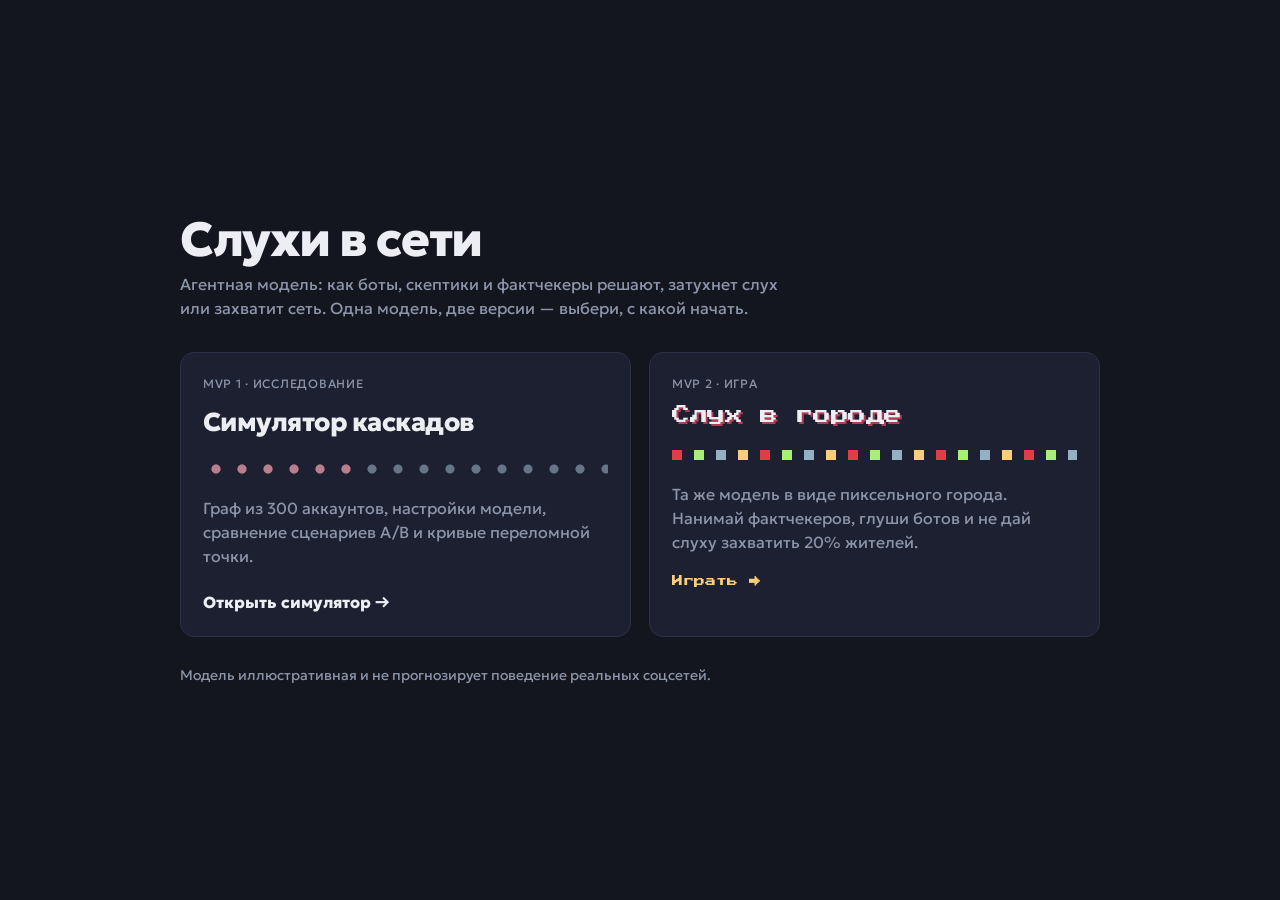
<file: index.html>
<!doctype html>
<html lang="ru">
<head>
  <meta charset="utf-8">
  <meta name="viewport" content="width=device-width, initial-scale=1">
  <title>Слухи в сети — выбор версии</title>
  <meta name="description" content="Агентная модель распространения слухов: исследовательский симулятор и пиксельная игра.">
  <link rel="icon" href="data:image/svg+xml,<svg xmlns='http://www.w3.org/2000/svg' viewBox='0 0 32 32'><circle cx='9' cy='20' r='5' fill='%23e43b44'/><circle cx='22' cy='10' r='4' fill='%23e43b44'/><circle cx='24' cy='24' r='3' fill='%2394b0c2'/></svg>">
  <link rel="preconnect" href="https://fonts.googleapis.com">
  <link rel="preconnect" href="https://fonts.gstatic.com" crossorigin>
  <link href="https://fonts.googleapis.com/css2?family=Geologica:wght@400;800&family=Press+Start+2P&display=swap" rel="stylesheet">
  <style>
    :root { --bg: #14161f; --card: #1d2030; --line: #2c3147; --text: #eceef4; --muted: #8d95ab; --red: #e43b44; }
    * { box-sizing: border-box; }
    body { margin: 0; min-height: 100vh; display: grid; place-items: center; background: var(--bg); color: var(--text); font: 400 16px/1.5 "Geologica", system-ui, sans-serif; padding-inline: 16px; padding-block: 40px; }
    main { width: min(920px, 100%); }
    h1 { margin: 0 0 8px; font-weight: 800; font-size: clamp(30px, 5vw, 48px); letter-spacing: -0.03em; line-height: 1.05; }
    .lead { margin: 0 0 32px; color: var(--muted); max-width: 56ch; }
    .grid { display: grid; grid-template-columns: repeat(auto-fit, minmax(280px, 1fr)); gap: 18px; }
    a.card { display: grid; gap: 10px; padding: 22px; min-height: 230px; align-content: start; text-decoration: none; color: inherit; background: var(--card); border: 1px solid var(--line); border-radius: 14px; transition: transform 160ms ease, border-color 160ms ease; }
    a.card:hover { transform: translateY(-3px); border-color: var(--muted); }
    a.card:focus-visible { outline: 3px solid var(--text); outline-offset: 3px; }
    .tag { font-size: 12px; color: var(--muted); letter-spacing: 0.06em; text-transform: uppercase; }
    .card h2 { margin: 0; font-size: 26px; font-weight: 800; letter-spacing: -0.02em; }
    .card p { margin: 0; color: var(--muted); }
    .go { margin-top: auto; padding-top: 12px; font-weight: 800; }
    .v2 { background: #1a1c2c; border-color: #566c86; }
    .v2 h2 { font: 400 18px/1.4 "Press Start 2P", monospace; text-shadow: 2px 2px 0 #b13e53; }
    .v2 .go { font: 400 11px/1 "Press Start 2P", monospace; color: #ffcd75; }
    .dots { height: 34px; background:
      radial-gradient(circle, #94b0c2 0 4px, transparent 5px) 0 50% / 26px 34px repeat-x; opacity: .6; }
    .dots-red { height: 34px; background:
      radial-gradient(circle, var(--red) 0 4px, transparent 5px) 0 50% / 26px 34px repeat-x; width: 40%; margin-top: -34px; }
    .pix { height: 34px; image-rendering: pixelated; background:
      linear-gradient(90deg, #e43b44 0 10px, transparent 10px 22px, #a7f070 22px 32px, transparent 32px 44px, #94b0c2 44px 54px, transparent 54px 66px, #ffcd75 66px 76px, transparent 76px 88px) 0 12px / 88px 10px repeat-x; }
    footer { margin-top: 28px; color: var(--muted); font-size: 14px; }
  </style>
</head>
<body>
  <main>
    <h1>Слухи в сети</h1>
    <p class="lead">Агентная модель: как боты, скептики и фактчекеры решают, затухнет слух или захватит сеть. Одна модель, две версии — выбери, с какой начать.</p>
    <div class="grid">
      <a class="card" href="/mvp-1/web/">
        <span class="tag">MVP 1 · исследование</span>
        <h2>Симулятор каскадов</h2>
        <div aria-hidden="true"><div class="dots"></div><div class="dots-red"></div></div>
        <p>Граф из 300 аккаунтов, настройки модели, сравнение сценариев A/B и кривые переломной точки.</p>
        <span class="go">Открыть симулятор →</span>
      </a>
      <a class="card v2" href="/mvp-2/">
        <span class="tag">MVP 2 · игра</span>
        <h2>Слух в городе</h2>
        <div class="pix" aria-hidden="true"></div>
        <p>Та же модель в виде пиксельного города. Нанимай фактчекеров, глуши ботов и не дай слуху захватить 20% жителей.</p>
        <span class="go">Играть →</span>
      </a>
    </div>
    <footer>Модель иллюстративная и не прогнозирует поведение реальных соцсетей.</footer>
  </main>
</body>
</html>
</file>
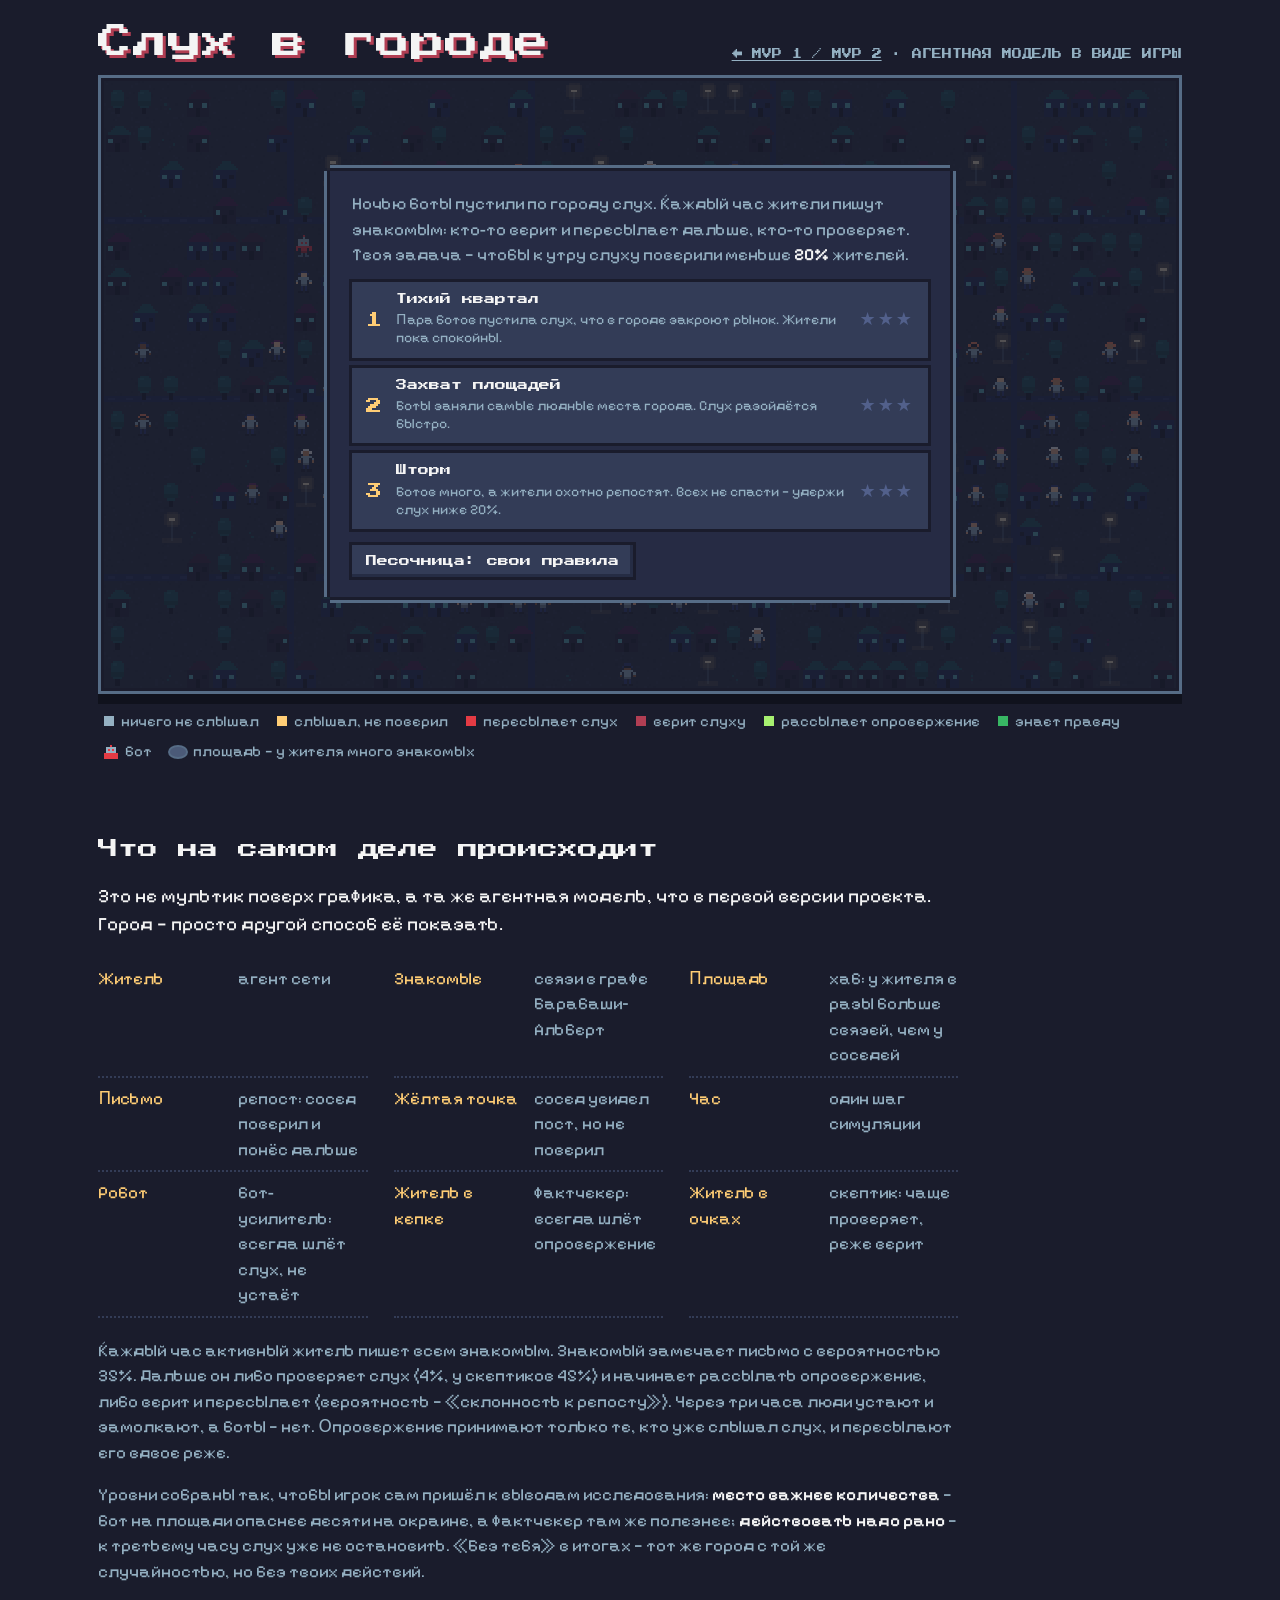
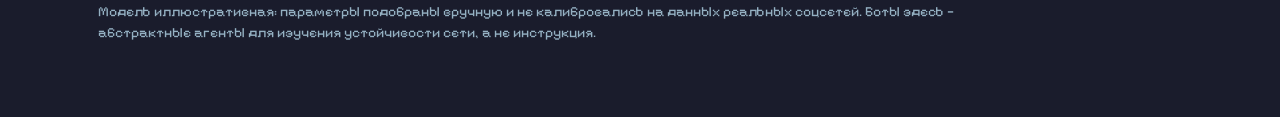
<file: mvp-2/index.html>
<!doctype html>
<html lang="ru">
<head>
  <meta charset="utf-8">
  <meta name="viewport" content="width=device-width, initial-scale=1">
  <title>Слух в городе — пиксельная игра про дезинформацию</title>
  <meta name="description" content="Боты пустили слух по пиксельному городу. Нанимай фактчекеров, глуши ботов и не дай слуху захватить больше 20% жителей.">
  <link rel="icon" href="data:image/svg+xml,<svg xmlns='http://www.w3.org/2000/svg' viewBox='0 0 8 8' shape-rendering='crispEdges'><rect width='8' height='8' fill='%231a1c2c'/><rect x='1' y='2' width='6' height='4' fill='%23e43b44'/><rect x='2' y='3' width='1' height='1' fill='%23f4f4f4'/><rect x='5' y='3' width='1' height='1' fill='%23f4f4f4'/><rect x='3' y='4' width='2' height='1' fill='%23f4f4f4'/></svg>">
  <link rel="preconnect" href="https://fonts.googleapis.com">
  <link rel="preconnect" href="https://fonts.gstatic.com" crossorigin>
  <link href="https://fonts.googleapis.com/css2?family=Pixelify+Sans:wght@400;600&family=Press+Start+2P&display=swap" rel="stylesheet">
  <link rel="stylesheet" href="styles.css">
</head>
<body>
  <main class="wrap">
    <header class="masthead">
      <p class="kicker"><a href="../">← MVP 1 / MVP 2</a> · агентная модель в виде игры</p>
      <h1>Слух в городе</h1>
    </header>

    <!-- ===================================== игра -->
    <section class="game" aria-label="Игра">
      <div class="hud" id="hud" hidden>
        <div class="hud-left">
          <p class="hud-title" id="hud-title">Тихий квартал</p>
          <p class="hud-clock" id="hud-clock">День 1 · 20:00</p>
        </div>
        <div class="meter" aria-live="off">
          <div class="meter-head">
            <span>Поверили слуху</span>
            <span class="meter-value" id="meter-value">0%</span>
          </div>
          <div class="meter-bar" id="meter-bar">
            <div class="meter-fill" id="meter-fill"></div>
            <div class="meter-line" style="left:40%"><span>20%</span></div>
          </div>
          <div class="meter-stars" id="meter-stars"></div>
        </div>
        <div class="tools" id="tools" aria-label="Что у тебя есть">
          <div class="tool" data-tool="factchecker">
            <span class="tool-icon tool-fc" aria-hidden="true"></span>
            <span class="tool-text"><span class="tool-name">Фактчекеры</span><span class="tool-count" data-count="factchecker">4</span></span>
          </div>
          <div class="tool" data-tool="ban">
            <span class="tool-icon tool-ban" aria-hidden="true"></span>
            <span class="tool-text"><span class="tool-name">Глушилки</span><span class="tool-count" data-count="ban">1</span></span>
          </div>
        </div>
      </div>

      <div class="screen" id="screen">
        <canvas id="view" aria-label="Пиксельный город: жители передают друг другу слух и опровержение"></canvas>
        <div class="tip" id="tip" hidden></div>
        <p class="toast" id="toast" role="status" hidden></p>

        <!-- меню -->
        <div class="overlay" id="menu">
          <div class="panel-box menu-box">
            <p class="menu-lead">Ночью боты пустили по городу слух. Каждый час жители пишут знакомым: кто-то верит и пересылает дальше, кто-то проверяет. Твоя задача — чтобы к утру слуху поверили меньше <b>20%</b> жителей.</p>
            <ul class="levels" id="levels"></ul>
            <button type="button" class="btn btn-ghost" id="to-sandbox">Песочница: свои правила</button>
          </div>
        </div>

        <!-- брифинг -->
        <div class="overlay" id="brief" hidden>
          <div class="panel-box brief-box">
            <p class="brief-level" id="brief-level">Уровень 1</p>
            <h2 id="brief-title">Тихий квартал</h2>
            <p id="brief-text"></p>
            <ul class="brief-tools">
              <li><span class="tool-icon tool-fc" aria-hidden="true"></span><span><b>Фактчекер</b> — нажми на жителя, и он всю игру будет рассылать опровержение.</span></li>
              <li><span class="tool-icon tool-ban" aria-hidden="true"></span><span><b>Заглушить бота</b> — нажми на робота, и он замолчит.</span></li>
            </ul>
            <p class="brief-note">Время стоит, пока ты не нажмёшь «Старт», — можно спокойно осмотреться. Действовать можно и на ходу.</p>
            <div class="row">
              <button type="button" class="btn" id="brief-go">Осмотреться</button>
              <button type="button" class="btn btn-ghost" id="brief-back">К уровням</button>
            </div>
          </div>
        </div>

        <!-- итог -->
        <div class="overlay" id="result" hidden>
          <div class="panel-box result-box">
            <p class="result-stars" id="result-stars" aria-label=""></p>
            <h2 id="result-title">Город устоял</h2>
            <div class="compare">
              <div class="compare-row">
                <span>С тобой</span>
                <div class="compare-bar"><i id="cmp-you"></i></div>
                <b id="cmp-you-val">0%</b>
              </div>
              <div class="compare-row">
                <span>Без тебя</span>
                <div class="compare-bar"><i id="cmp-base" class="is-base"></i></div>
                <b id="cmp-base-val">0%</b>
              </div>
            </div>
            <p id="result-saved"></p>
            <ul class="result-notes" id="result-notes"></ul>
            <div class="row">
              <button type="button" class="btn" id="res-next">Следующий уровень</button>
              <button type="button" class="btn btn-ghost" id="res-retry">Ещё раз</button>
              <button type="button" class="btn btn-ghost" id="res-menu">К уровням</button>
            </div>
          </div>
        </div>
      </div>

      <div class="controls" id="controls" hidden>
        <button type="button" class="btn" id="play">Старт</button>
        <div class="speed" role="group" aria-label="Скорость">
          <button type="button" data-speed="1" aria-pressed="true">×1</button>
          <button type="button" data-speed="2" aria-pressed="false">×2</button>
          <button type="button" data-speed="4" aria-pressed="false">×4</button>
        </div>
        <input type="range" id="scrub" min="0" max="40" value="0" aria-label="Час" hidden>
        <label class="check"><input type="checkbox" id="edges"> Показать знакомства</label>
        <span class="spacer"></span>
        <button type="button" class="btn btn-ghost" id="skip">До утра ⏭</button>
        <button type="button" class="btn btn-ghost" id="restart">Заново</button>
        <button type="button" class="btn btn-ghost" id="back">Меню</button>
      </div>

      <!-- песочница -->
      <div class="sandbox" id="sandbox" hidden>
        <label class="field"><span>Жителей</span><output></output>
          <input type="range" data-param="nNodes" min="60" max="200" step="10"></label>
        <label class="field"><span>Склонность к репосту</span><output></output>
          <input type="range" data-param="pShare" data-fixed="2" min="0" max="0.6" step="0.01"></label>
        <label class="field"><span>Скептики</span><output></output>
          <input type="range" data-param="skepticFraction" data-pct min="0" max="0.5" step="0.01"></label>
        <label class="field"><span>Боты</span><output></output>
          <input type="range" data-param="botFraction" data-pct min="0" max="0.15" step="0.01"></label>
        <div class="field"><span>Где боты</span>
          <div class="seg" data-param="botPlacement">
            <button type="button" data-value="random">везде</button>
            <button type="button" data-value="hubs">на площадях</button>
            <button type="button" data-value="periphery">на окраинах</button>
          </div>
        </div>
        <label class="field"><span>Роботы-фактчекеры</span><output></output>
          <input type="range" data-param="factcheckFraction" data-pct min="0" max="0.15" step="0.01"></label>
        <div class="field"><span>Где фактчекеры</span>
          <div class="seg" data-param="factcheckPlacement">
            <button type="button" data-value="random">везде</button>
            <button type="button" data-value="hubs">на площадях</button>
            <button type="button" data-value="periphery">на окраинах</button>
          </div>
        </div>
        <label class="field"><span>Фактчекеры выходят в час</span><output></output>
          <input type="range" data-param="factcheckDelay" min="0" max="15" step="1"></label>
        <div class="field">
          <span>Город</span>
          <button type="button" class="btn btn-ghost" id="new-town">Другой город</button>
        </div>
        <p class="error" id="sb-error" role="alert" hidden></p>
      </div>

      <ul class="legend" aria-label="Обозначения">
        <li><i class="sw" style="background:var(--unaware)"></i>ничего не слышал</li>
        <li><i class="sw" style="background:var(--seen)"></i>слышал, не поверил</li>
        <li><i class="sw" style="background:var(--rumor)"></i>пересылает слух</li>
        <li><i class="sw" style="background:var(--rumor-soft)"></i>верит слуху</li>
        <li><i class="sw" style="background:var(--corr)"></i>рассылает опровержение</li>
        <li><i class="sw" style="background:var(--corr-soft)"></i>знает правду</li>
        <li><i class="ico ico-bot"></i>бот</li>
        <li><i class="ico ico-plaza"></i>площадь — у жителя много знакомых</li>
      </ul>
    </section>

    <!-- ===================================== объяснение -->
    <section class="explain">
      <h2>Что на самом деле происходит</h2>
      <p class="explain-lead">Это не мультик поверх графика, а та же агентная модель, что в первой версии проекта. Город — просто другой способ её показать.</p>
      <div class="map-table">
        <div><dt>Житель</dt><dd>агент сети</dd></div>
        <div><dt>Знакомые</dt><dd>связи в графе Барабаши–Альберт</dd></div>
        <div><dt>Площадь</dt><dd>хаб: у жителя в разы больше связей, чем у соседей</dd></div>
        <div><dt>Письмо</dt><dd>репост: сосед поверил и понёс дальше</dd></div>
        <div><dt>Жёлтая точка</dt><dd>сосед увидел пост, но не поверил</dd></div>
        <div><dt>Час</dt><dd>один шаг симуляции</dd></div>
        <div><dt>Робот</dt><dd>бот-усилитель: всегда шлёт слух, не устаёт</dd></div>
        <div><dt>Житель в кепке</dt><dd>фактчекер: всегда шлёт опровержение</dd></div>
        <div><dt>Житель в очках</dt><dd>скептик: чаще проверяет, реже верит</dd></div>
      </div>
      <p>Каждый час активный житель пишет всем знакомым. Знакомый замечает письмо с вероятностью 35%. Дальше он либо проверяет слух (4%, у скептиков 45%) и начинает рассылать опровержение, либо верит и пересылает (вероятность — «склонность к репосту»). Через три часа люди устают и замолкают, а боты — нет. Опровержение принимают только те, кто уже слышал слух, и пересылают его вдвое реже.</p>
      <p>Уровни собраны так, чтобы игрок сам пришёл к выводам исследования: <b>место важнее количества</b> — бот на площади опаснее десяти на окраине, а фактчекер там же полезнее; <b>действовать надо рано</b> — к третьему часу слух уже не остановить. «Без тебя» в итогах — тот же город с той же случайностью, но без твоих действий.</p>
      <p class="fine">Модель иллюстративная: параметры подобраны вручную и не калибровались на данных реальных соцсетей. Боты здесь — абстрактные агенты для изучения устойчивости сети, а не инструкция.</p>
    </section>
  </main>

  <script type="module" src="game.js"></script>
</body>
</html>
</file>
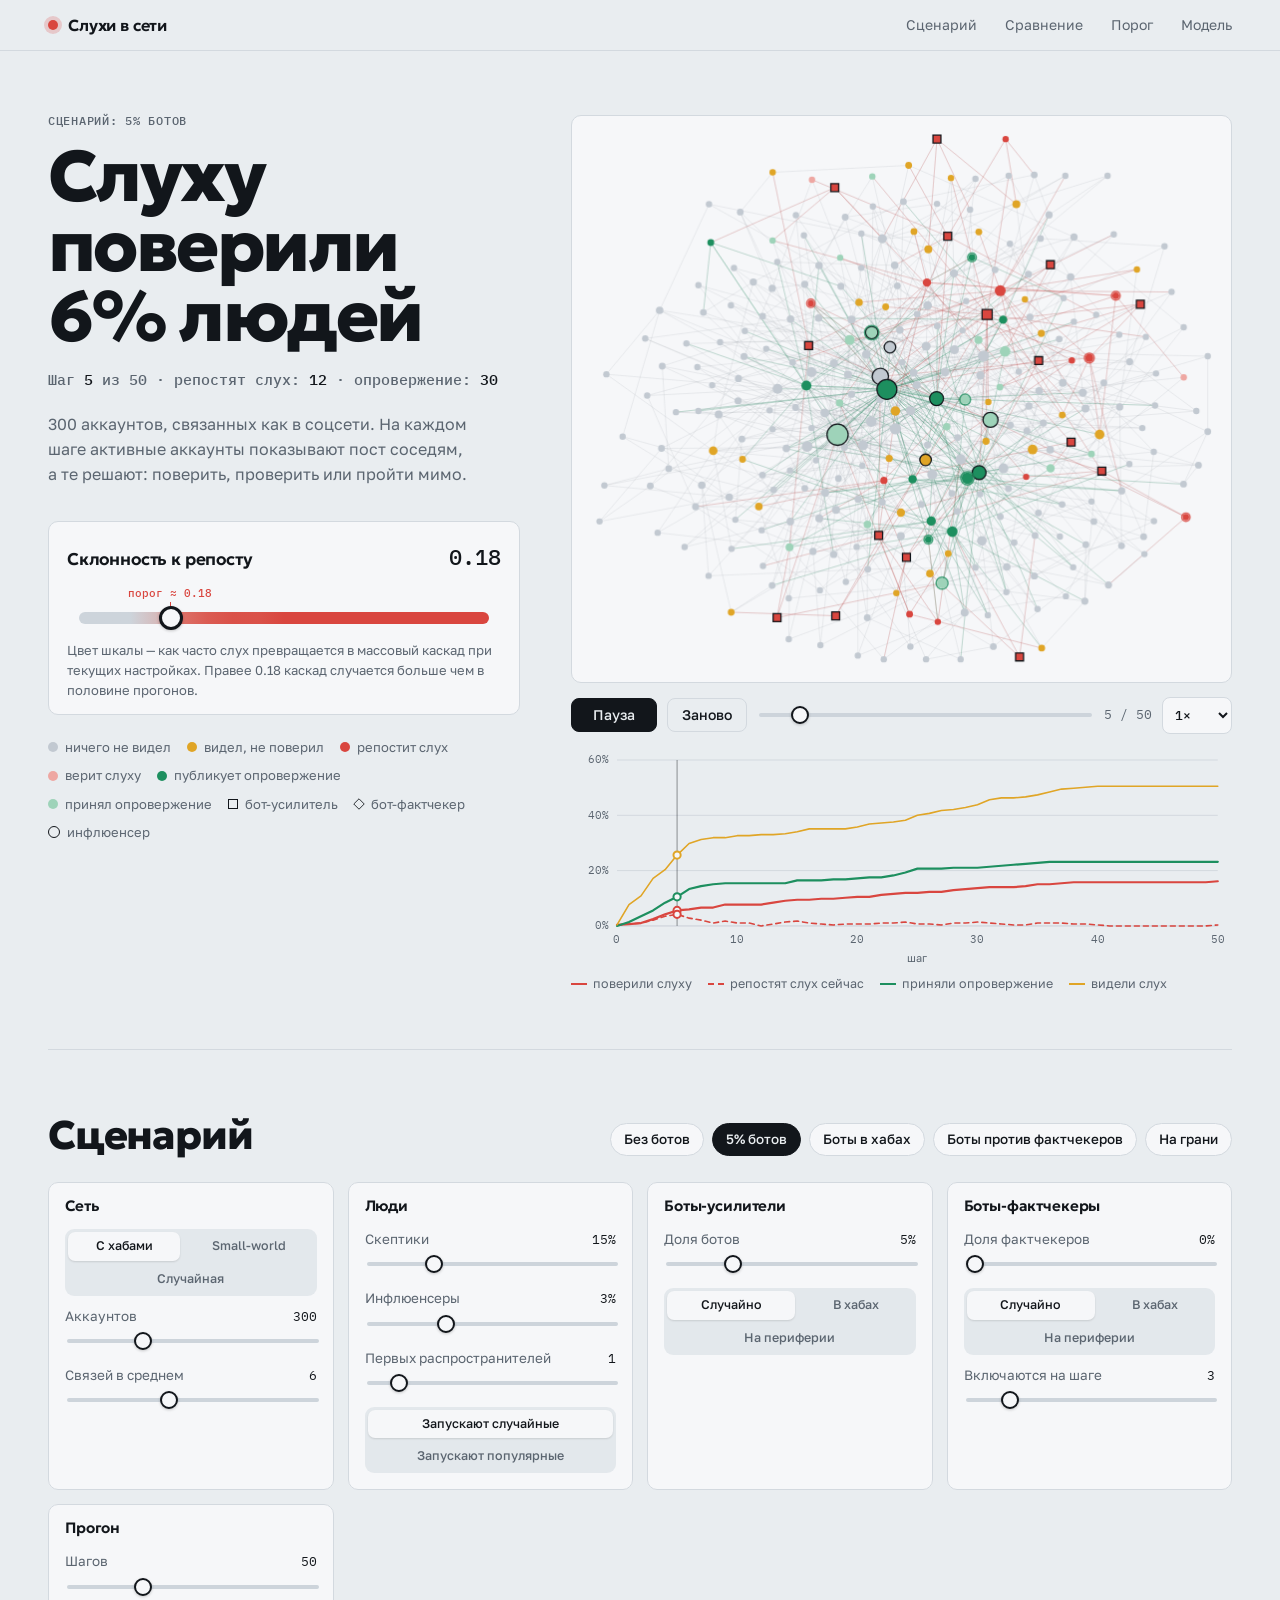
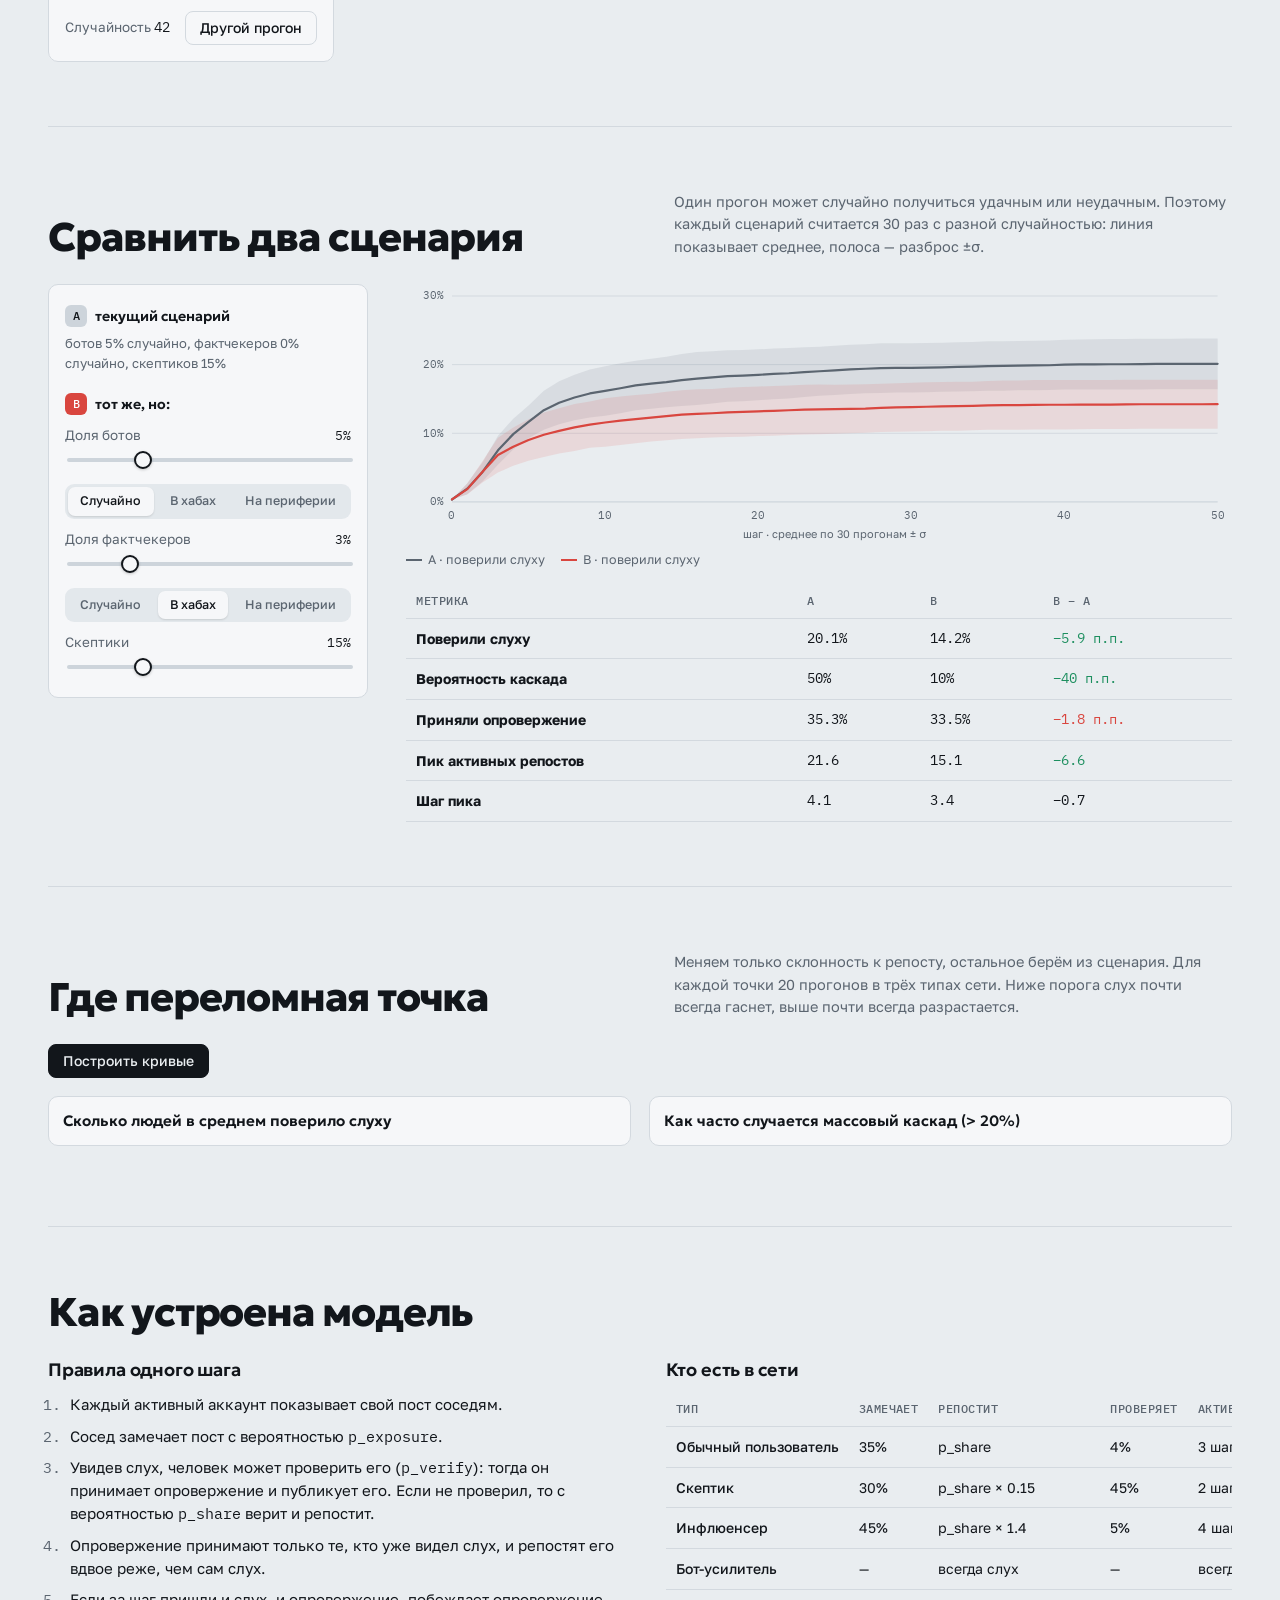
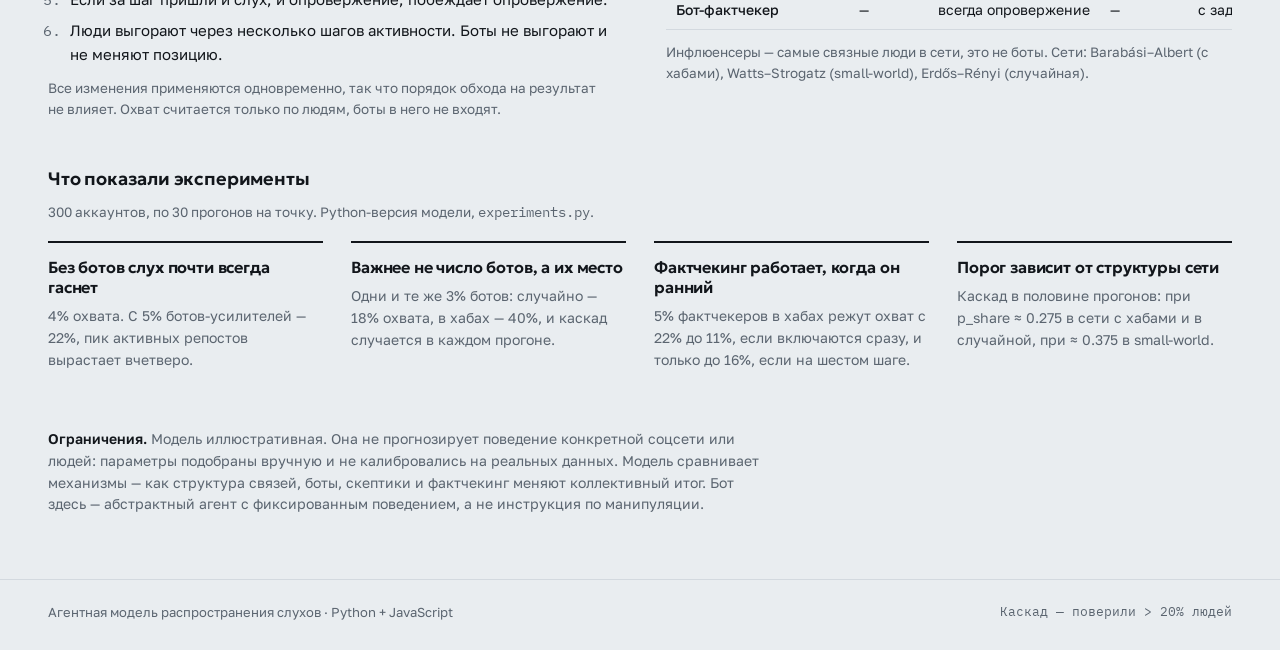
<file: web/index.html>
<!doctype html>
<html lang="ru">
<head>
  <meta charset="utf-8">
  <meta name="viewport" content="width=device-width, initial-scale=1">
  <title>Слухи в сети — симулятор каскадов</title>
  <meta name="description" content="Агентная модель: как боты, скептики и фактчекеры решают, затухнет слух или захватит сеть.">
  <link rel="icon" href="data:image/svg+xml,<svg xmlns='http://www.w3.org/2000/svg' viewBox='0 0 32 32'><circle cx='9' cy='20' r='5' fill='%23d9463f'/><circle cx='22' cy='10' r='4' fill='%23d9463f'/><circle cx='24' cy='24' r='3' fill='%23bfc6ce'/><path d='M9 20L22 10M22 10L24 24' stroke='%23889' stroke-width='1.5'/></svg>">
  <link rel="preconnect" href="https://fonts.googleapis.com">
  <link rel="preconnect" href="https://fonts.gstatic.com" crossorigin>
  <link href="https://fonts.googleapis.com/css2?family=Geologica:wght@400;600;800&family=Golos+Text:wght@400;500;600&family=IBM+Plex+Mono:wght@400;500&display=swap" rel="stylesheet">
  <link rel="stylesheet" href="styles.css">
</head>
<body>
  <header class="topbar">
    <a class="brand" href="#top"><span class="brand-dot" aria-hidden="true"></span>Слухи в сети</a>
    <nav aria-label="Разделы">
      <a href="#scenario">Сценарий</a>
      <a href="#compare">Сравнение</a>
      <a href="#threshold">Порог</a>
      <a href="#model">Модель</a>
    </nav>
  </header>

  <main id="top">
    <!-- ================================================= живая симуляция -->
    <section class="hero" aria-labelledby="readout">
      <div class="hero-text">
        <p class="eyebrow" id="preset-name">Сценарий: 5% ботов</p>
        <h1 id="readout" class="readout">Слуху поверили <span class="readout-num" id="readout-num">0%</span> людей</h1>
        <p class="verdict" id="verdict" aria-live="polite">Шаг 0 из 50</p>
        <p class="lede">300 аккаунтов, связанных как в соцсети. На каждом шаге активные аккаунты показывают пост соседям, а те решают: поверить, проверить или пройти мимо.</p>

        <div class="knob">
          <div class="knob-head">
            <label for="p-share">Склонность к репосту</label>
            <output id="p-share-out" for="p-share" class="mono">0.18</output>
          </div>
          <div class="risk">
            <div class="risk-track" id="risk-track" aria-hidden="true"></div>
            <div class="risk-marker" id="risk-marker" hidden><span id="risk-marker-label">порог</span></div>
            <input type="range" id="p-share" min="0" max="0.8" step="0.01" value="0.18" aria-describedby="risk-caption">
          </div>
          <p class="risk-caption" id="risk-caption">Шкала краснеет там, где слух чаще превращается в массовый каскад при текущих настройках.</p>
        </div>

        <ul class="legend" aria-label="Обозначения">
          <li><i class="sw sw-unaware"></i>ничего не видел</li>
          <li><i class="sw sw-seen"></i>видел, не поверил</li>
          <li><i class="sw sw-rumor"></i>репостит слух</li>
          <li><i class="sw sw-rumor-soft"></i>верит слуху</li>
          <li><i class="sw sw-corr"></i>публикует опровержение</li>
          <li><i class="sw sw-corr-soft"></i>принял опровержение</li>
          <li><i class="sh sh-square"></i>бот-усилитель</li>
          <li><i class="sh sh-diamond"></i>бот-фактчекер</li>
          <li><i class="sh sh-ring"></i>инфлюенсер</li>
        </ul>
      </div>

      <div class="stage">
        <div class="canvas-wrap" id="canvas-wrap">
          <canvas id="net" role="img" aria-label="Сеть пользователей: цвет узла показывает, что человек думает о слухе"></canvas>
          <div class="tip" id="tip" hidden></div>
        </div>
        <div class="transport">
          <button type="button" class="btn btn-ink" id="play" aria-label="Пауза">Пауза</button>
          <button type="button" class="btn" id="restart">Заново</button>
          <input type="range" id="scrub" min="0" max="50" step="1" value="0" aria-label="Шаг симуляции">
          <span class="mono step-label" id="step-label">0 / 50</span>
          <label class="speed">
            <span class="visually-hidden">Скорость</span>
            <select id="speed">
              <option value="0.5">0.5×</option>
              <option value="1" selected>1×</option>
              <option value="2">2×</option>
              <option value="4">4×</option>
            </select>
          </label>
        </div>
        <div class="chart" id="dyn-chart"></div>
      </div>
    </section>

    <!-- ================================================= параметры -->
    <section class="panel" id="scenario" aria-labelledby="scenario-title">
      <div class="section-head">
        <h2 id="scenario-title">Сценарий</h2>
        <div class="presets" role="group" aria-label="Готовые сценарии" id="presets"></div>
      </div>

      <div class="controls">
        <fieldset>
          <legend>Сеть</legend>
          <div class="seg" data-param="network" role="radiogroup" aria-label="Тип сети">
            <button type="button" data-value="scale_free">С хабами</button>
            <button type="button" data-value="small_world">Small-world</button>
            <button type="button" data-value="random">Случайная</button>
          </div>
          <label class="range"><span>Аккаунтов</span><output class="mono"></output>
            <input type="range" data-param="nNodes" min="100" max="800" step="50"></label>
          <label class="range"><span>Связей в среднем</span><output class="mono"></output>
            <input type="range" data-param="avgDegree" min="2" max="12" step="2"></label>
        </fieldset>

        <fieldset>
          <legend>Люди</legend>
          <label class="range"><span>Скептики</span><output class="mono"></output>
            <input type="range" data-param="skepticFraction" data-pct min="0" max="0.6" step="0.01"></label>
          <label class="range"><span>Инфлюенсеры</span><output class="mono"></output>
            <input type="range" data-param="influencerFraction" data-pct min="0" max="0.1" step="0.01"></label>
          <label class="range"><span>Первых распространителей</span><output class="mono"></output>
            <input type="range" data-param="initialSpreaders" min="0" max="10" step="1"></label>
          <div class="seg" data-param="seedPlacement" role="radiogroup" aria-label="Кто запускает слух">
            <button type="button" data-value="random">Запускают случайные</button>
            <button type="button" data-value="hubs">Запускают популярные</button>
          </div>
        </fieldset>

        <fieldset>
          <legend>Боты-усилители</legend>
          <label class="range"><span>Доля ботов</span><output class="mono"></output>
            <input type="range" data-param="botFraction" data-pct min="0" max="0.2" step="0.01"></label>
          <div class="seg" data-param="botPlacement" role="radiogroup" aria-label="Где стоят боты">
            <button type="button" data-value="random">Случайно</button>
            <button type="button" data-value="hubs">В хабах</button>
            <button type="button" data-value="periphery">На периферии</button>
          </div>
        </fieldset>

        <fieldset>
          <legend>Боты-фактчекеры</legend>
          <label class="range"><span>Доля фактчекеров</span><output class="mono"></output>
            <input type="range" data-param="factcheckFraction" data-pct min="0" max="0.15" step="0.01"></label>
          <div class="seg" data-param="factcheckPlacement" role="radiogroup" aria-label="Где стоят фактчекеры">
            <button type="button" data-value="random">Случайно</button>
            <button type="button" data-value="hubs">В хабах</button>
            <button type="button" data-value="periphery">На периферии</button>
          </div>
          <label class="range"><span>Включаются на шаге</span><output class="mono"></output>
            <input type="range" data-param="factcheckDelay" min="0" max="20" step="1"></label>
        </fieldset>

        <fieldset>
          <legend>Прогон</legend>
          <label class="range"><span>Шагов</span><output class="mono"></output>
            <input type="range" data-param="nSteps" min="10" max="150" step="5"></label>
          <div class="seed-row">
            <span>Случайность <span class="mono" id="seed-out">42</span></span>
            <button type="button" class="btn" id="reseed">Другой прогон</button>
          </div>
          <p class="error" id="error" role="alert" hidden></p>
        </fieldset>
      </div>
    </section>

    <!-- ================================================= сравнение -->
    <section class="panel" id="compare" aria-labelledby="compare-title">
      <div class="section-head">
        <h2 id="compare-title">Сравнить два сценария</h2>
        <p class="section-note">Один прогон может случайно получиться удачным или неудачным. Поэтому каждый сценарий считается 30 раз с разной случайностью: линия показывает среднее, полоса — разброс ±σ.</p>
      </div>
      <div class="ab">
        <div class="ab-side">
          <p class="ab-tag"><span class="ab-a">A</span>текущий сценарий</p>
          <p class="ab-desc" id="a-desc"></p>
          <p class="ab-tag"><span class="ab-b">B</span>тот же, но:</p>
          <label class="range"><span>Доля ботов</span><output class="mono"></output>
            <input type="range" data-b="botFraction" data-pct min="0" max="0.2" step="0.01"></label>
          <div class="seg" data-b="botPlacement" role="radiogroup" aria-label="B: где стоят боты">
            <button type="button" data-value="random">Случайно</button>
            <button type="button" data-value="hubs">В хабах</button>
            <button type="button" data-value="periphery">На периферии</button>
          </div>
          <label class="range"><span>Доля фактчекеров</span><output class="mono"></output>
            <input type="range" data-b="factcheckFraction" data-pct min="0" max="0.15" step="0.01"></label>
          <div class="seg" data-b="factcheckPlacement" role="radiogroup" aria-label="B: где стоят фактчекеры">
            <button type="button" data-value="random">Случайно</button>
            <button type="button" data-value="hubs">В хабах</button>
            <button type="button" data-value="periphery">На периферии</button>
          </div>
          <label class="range"><span>Скептики</span><output class="mono"></output>
            <input type="range" data-b="skepticFraction" data-pct min="0" max="0.6" step="0.01"></label>
        </div>
        <div class="ab-result">
          <div class="chart" id="ab-chart"></div>
          <div class="table-wrap">
            <table class="ab-table" id="ab-table"></table>
          </div>
        </div>
      </div>
    </section>

    <!-- ================================================= порог -->
    <section class="panel" id="threshold" aria-labelledby="threshold-title">
      <div class="section-head">
        <h2 id="threshold-title">Где переломная точка</h2>
        <p class="section-note">Меняем только склонность к репосту, остальное берём из сценария. Для каждой точки 20 прогонов в трёх типах сети. Ниже порога слух почти всегда гаснет, выше почти всегда разрастается.</p>
      </div>
      <div class="threshold-run">
        <button type="button" class="btn btn-ink" id="sweep">Построить кривые</button>
        <span class="mono progress" id="sweep-progress" aria-live="polite"></span>
      </div>
      <div class="two-charts" id="sweep-charts" hidden>
        <figure>
          <figcaption>Сколько людей в среднем поверило слуху</figcaption>
          <div class="chart" id="sweep-reach"></div>
        </figure>
        <figure>
          <figcaption>Как часто случается массовый каскад (&gt; 20%)</figcaption>
          <div class="chart" id="sweep-prob"></div>
        </figure>
      </div>
      <p class="sweep-summary" id="sweep-summary"></p>
    </section>

    <!-- ================================================= модель -->
    <section class="panel model" id="model" aria-labelledby="model-title">
      <div class="section-head">
        <h2 id="model-title">Как устроена модель</h2>
      </div>
      <div class="model-grid">
        <div>
          <h3>Правила одного шага</h3>
          <ol class="rules">
            <li>Каждый активный аккаунт показывает свой пост соседям.</li>
            <li>Сосед замечает пост с вероятностью <span class="mono">p_exposure</span>.</li>
            <li>Увидев слух, человек может проверить его (<span class="mono">p_verify</span>): тогда он принимает опровержение и публикует его. Если не проверил, то с вероятностью <span class="mono">p_share</span> верит и репостит.</li>
            <li>Опровержение принимают только те, кто уже видел слух, и репостят его вдвое реже, чем сам слух.</li>
            <li>Если за шаг пришли и слух, и опровержение, побеждает опровержение.</li>
            <li>Люди выгорают через несколько шагов активности. Боты не выгорают и не меняют позицию.</li>
          </ol>
          <p class="fine">Все изменения применяются одновременно, так что порядок обхода на результат не влияет. Охват считается только по людям, боты в него не входят.</p>
        </div>
        <div>
          <h3>Кто есть в сети</h3>
          <div class="table-wrap">
            <table class="types">
              <thead><tr><th scope="col">Тип</th><th scope="col">Замечает</th><th scope="col">Репостит</th><th scope="col">Проверяет</th><th scope="col">Активен</th></tr></thead>
              <tbody>
                <tr><th scope="row">Обычный пользователь</th><td>35%</td><td>p_share</td><td>4%</td><td>3 шага</td></tr>
                <tr><th scope="row">Скептик</th><td>30%</td><td>p_share × 0.15</td><td>45%</td><td>2 шага</td></tr>
                <tr><th scope="row">Инфлюенсер</th><td>45%</td><td>p_share × 1.4</td><td>5%</td><td>4 шага</td></tr>
                <tr><th scope="row">Бот-усилитель</th><td>—</td><td>всегда слух</td><td>—</td><td>всегда</td></tr>
                <tr><th scope="row">Бот-фактчекер</th><td>—</td><td>всегда опровержение</td><td>—</td><td>с задержкой</td></tr>
              </tbody>
            </table>
          </div>
          <p class="fine">Инфлюенсеры — самые связные люди в сети, это не боты. Сети: Barabási–Albert (с хабами), Watts–Strogatz (small-world), Erdős–Rényi (случайная).</p>
        </div>
      </div>

      <div class="findings">
        <h3>Что показали эксперименты</h3>
        <p class="fine">300 аккаунтов, по 30 прогонов на точку. Python-версия модели, <span class="mono">experiments.py</span>.</p>
        <dl>
          <div><dt>Без ботов слух почти всегда гаснет</dt><dd>4% охвата. С 5% ботов-усилителей — 22%, пик активных репостов вырастает вчетверо.</dd></div>
          <div><dt>Важнее не число ботов, а их место</dt><dd>Одни и те же 3% ботов: случайно — 18% охвата, в хабах — 40%, и каскад случается в каждом прогоне.</dd></div>
          <div><dt>Фактчекинг работает, когда он ранний</dt><dd>5% фактчекеров в хабах режут охват с 22% до 11%, если включаются сразу, и только до 16%, если на шестом шаге.</dd></div>
          <div><dt>Порог зависит от структуры сети</dt><dd>Каскад в половине прогонов: при p_share ≈ 0.275 в сети с хабами и в случайной, при ≈ 0.375 в small-world.</dd></div>
        </dl>
      </div>

      <p class="limits"><strong>Ограничения.</strong> Модель иллюстративная. Она не прогнозирует поведение конкретной соцсети или людей: параметры подобраны вручную и не калибровались на реальных данных. Модель сравнивает механизмы — как структура связей, боты, скептики и фактчекинг меняют коллективный итог. Бот здесь — абстрактный агент с фиксированным поведением, а не инструкция по манипуляции.</p>
    </section>
  </main>

  <footer class="footer">
    <span>Агентная модель распространения слухов · Python + JavaScript</span>
    <span class="mono">Каскад — поверили &gt; 20% людей</span>
  </footer>

  <script type="module" src="app.js"></script>
</body>
</html>
</file>
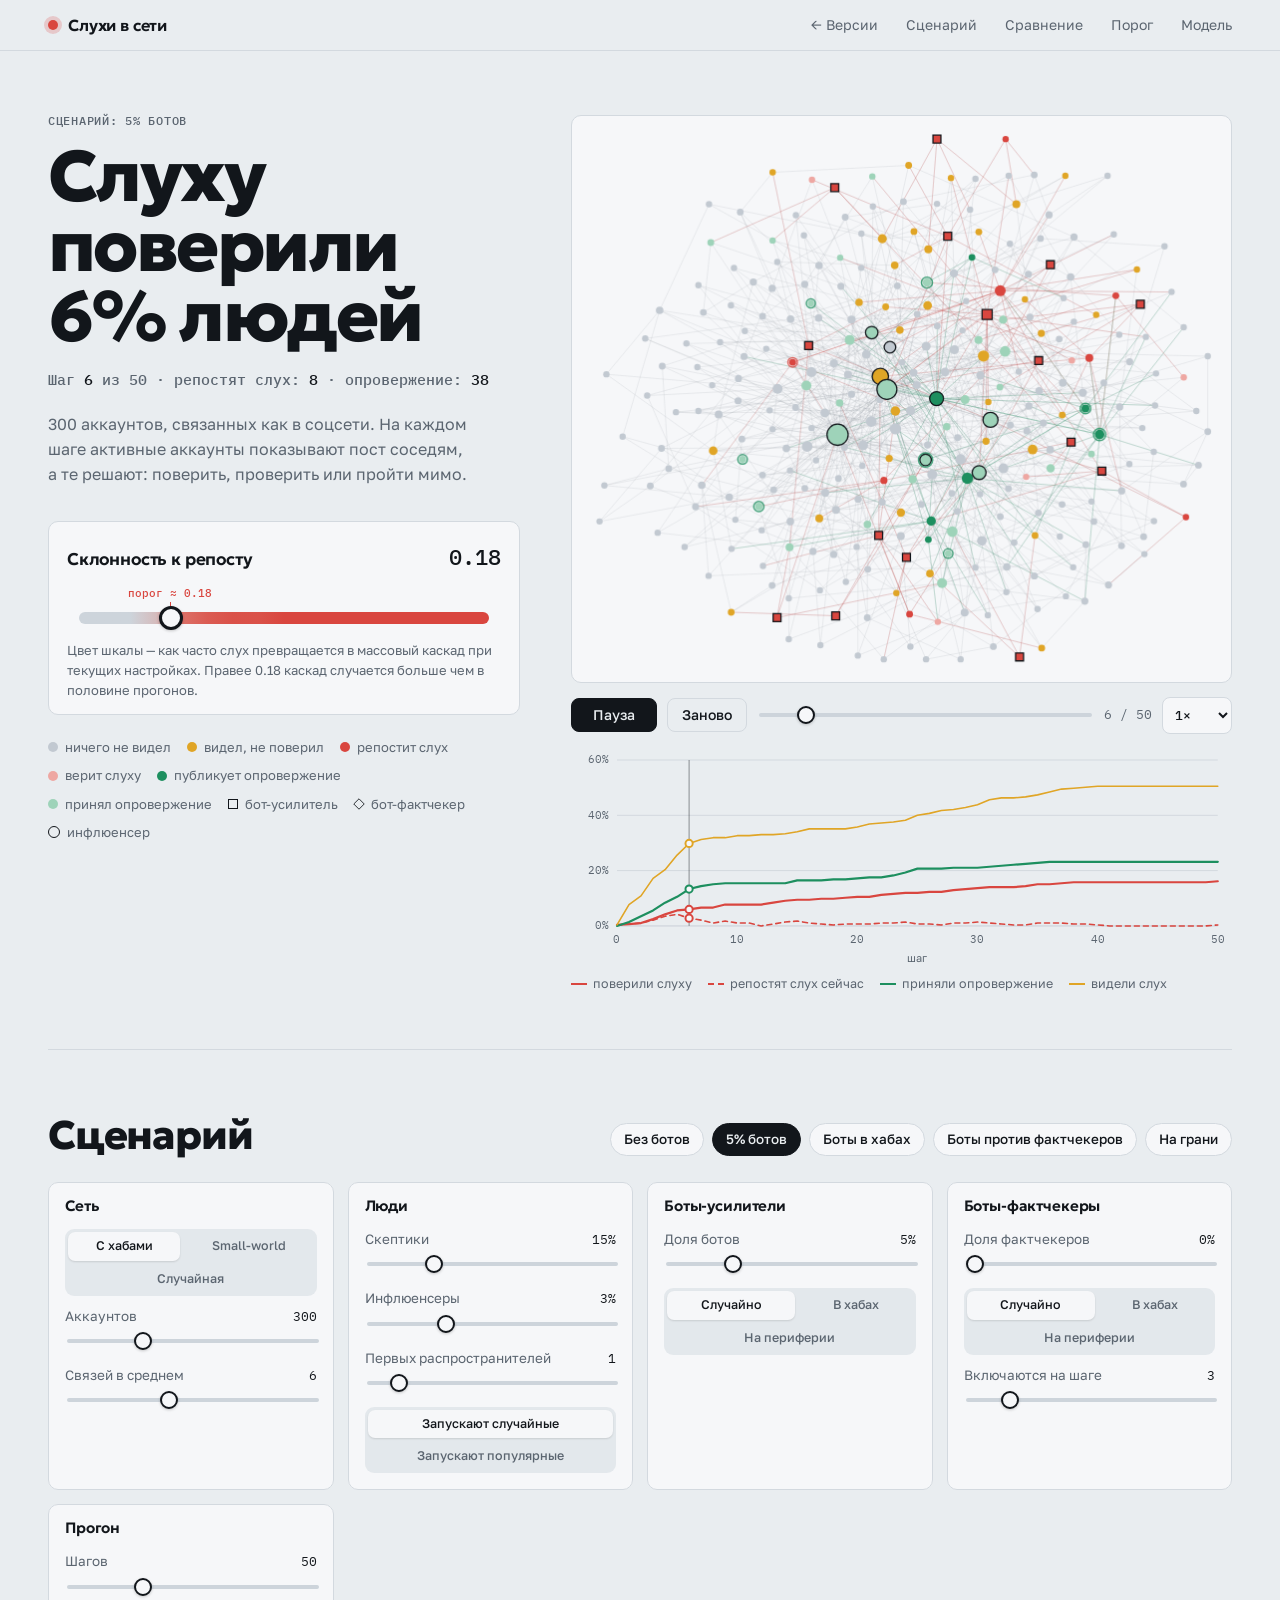
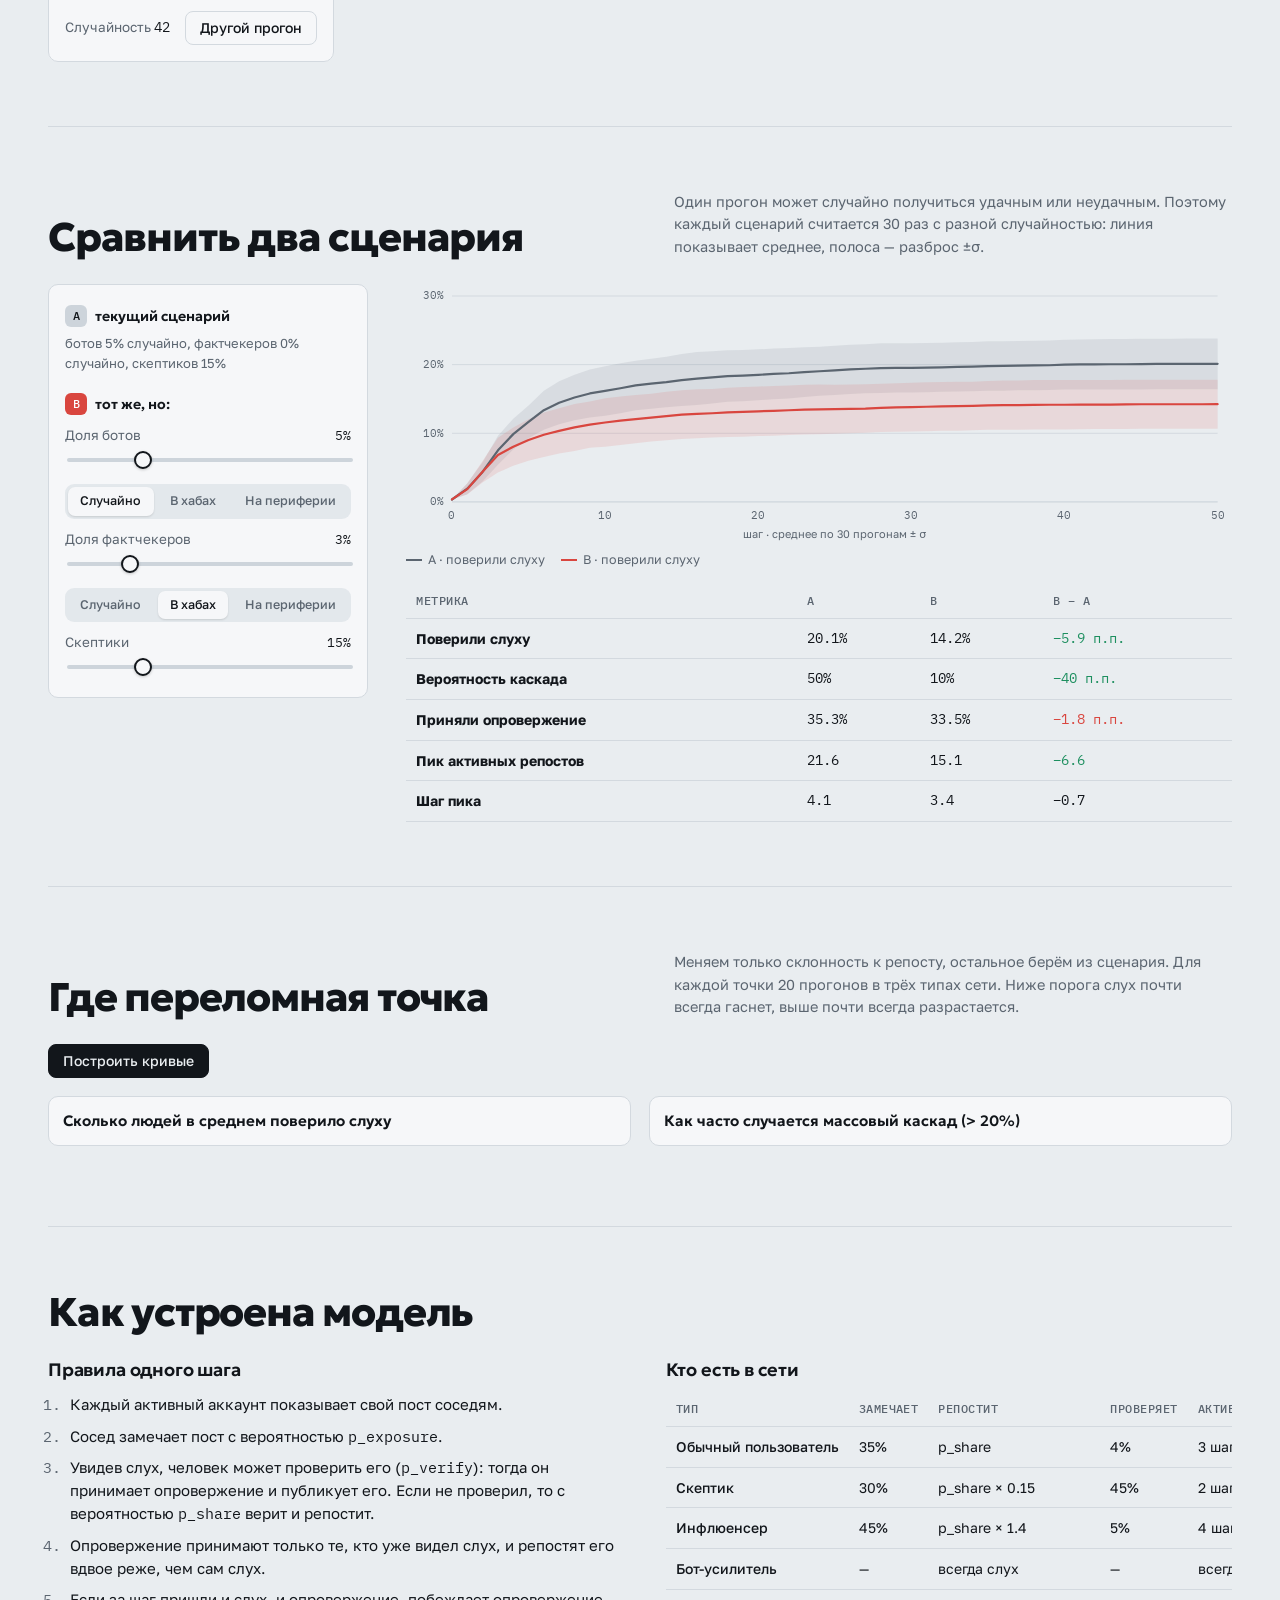
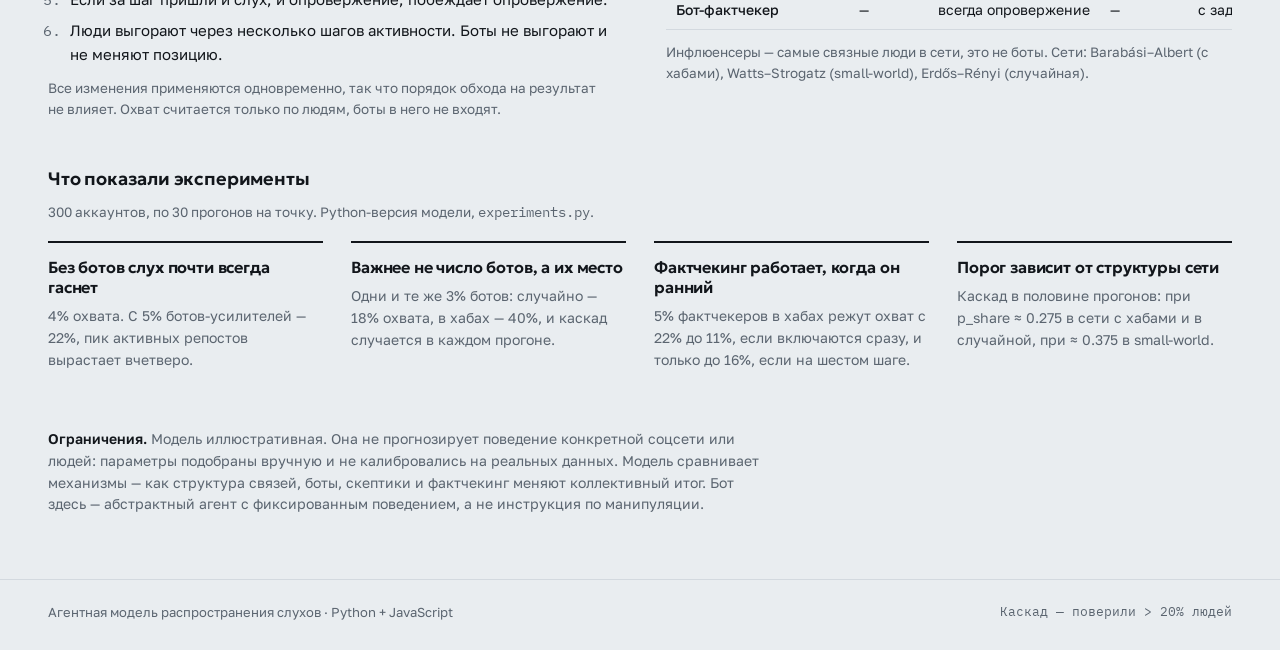
<file: mvp-1/web/index.html>
<!doctype html>
<html lang="ru">
<head>
  <meta charset="utf-8">
  <meta name="viewport" content="width=device-width, initial-scale=1">
  <title>Слухи в сети — симулятор каскадов</title>
  <meta name="description" content="Агентная модель: как боты, скептики и фактчекеры решают, затухнет слух или захватит сеть.">
  <link rel="icon" href="data:image/svg+xml,<svg xmlns='http://www.w3.org/2000/svg' viewBox='0 0 32 32'><circle cx='9' cy='20' r='5' fill='%23d9463f'/><circle cx='22' cy='10' r='4' fill='%23d9463f'/><circle cx='24' cy='24' r='3' fill='%23bfc6ce'/><path d='M9 20L22 10M22 10L24 24' stroke='%23889' stroke-width='1.5'/></svg>">
  <link rel="preconnect" href="https://fonts.googleapis.com">
  <link rel="preconnect" href="https://fonts.gstatic.com" crossorigin>
  <link href="https://fonts.googleapis.com/css2?family=Geologica:wght@400;600;800&family=Golos+Text:wght@400;500;600&family=IBM+Plex+Mono:wght@400;500&display=swap" rel="stylesheet">
  <link rel="stylesheet" href="styles.css">
</head>
<body>
  <header class="topbar">
    <a class="brand" href="#top"><span class="brand-dot" aria-hidden="true"></span>Слухи в сети</a>
    <nav aria-label="Разделы">
      <a href="../../">← Версии</a>
      <a href="#scenario">Сценарий</a>
      <a href="#compare">Сравнение</a>
      <a href="#threshold">Порог</a>
      <a href="#model">Модель</a>
    </nav>
  </header>

  <main id="top">
    <!-- ================================================= живая симуляция -->
    <section class="hero" aria-labelledby="readout">
      <div class="hero-text">
        <p class="eyebrow" id="preset-name">Сценарий: 5% ботов</p>
        <h1 id="readout" class="readout">Слуху поверили <span class="readout-num" id="readout-num">0%</span> людей</h1>
        <p class="verdict" id="verdict" aria-live="polite">Шаг 0 из 50</p>
        <p class="lede">300 аккаунтов, связанных как в соцсети. На каждом шаге активные аккаунты показывают пост соседям, а те решают: поверить, проверить или пройти мимо.</p>

        <div class="knob">
          <div class="knob-head">
            <label for="p-share">Склонность к репосту</label>
            <output id="p-share-out" for="p-share" class="mono">0.18</output>
          </div>
          <div class="risk">
            <div class="risk-track" id="risk-track" aria-hidden="true"></div>
            <div class="risk-marker" id="risk-marker" hidden><span id="risk-marker-label">порог</span></div>
            <input type="range" id="p-share" min="0" max="0.8" step="0.01" value="0.18" aria-describedby="risk-caption">
          </div>
          <p class="risk-caption" id="risk-caption">Шкала краснеет там, где слух чаще превращается в массовый каскад при текущих настройках.</p>
        </div>

        <ul class="legend" aria-label="Обозначения">
          <li><i class="sw sw-unaware"></i>ничего не видел</li>
          <li><i class="sw sw-seen"></i>видел, не поверил</li>
          <li><i class="sw sw-rumor"></i>репостит слух</li>
          <li><i class="sw sw-rumor-soft"></i>верит слуху</li>
          <li><i class="sw sw-corr"></i>публикует опровержение</li>
          <li><i class="sw sw-corr-soft"></i>принял опровержение</li>
          <li><i class="sh sh-square"></i>бот-усилитель</li>
          <li><i class="sh sh-diamond"></i>бот-фактчекер</li>
          <li><i class="sh sh-ring"></i>инфлюенсер</li>
        </ul>
      </div>

      <div class="stage">
        <div class="canvas-wrap" id="canvas-wrap">
          <canvas id="net" role="img" aria-label="Сеть пользователей: цвет узла показывает, что человек думает о слухе"></canvas>
          <div class="tip" id="tip" hidden></div>
        </div>
        <div class="transport">
          <button type="button" class="btn btn-ink" id="play" aria-label="Пауза">Пауза</button>
          <button type="button" class="btn" id="restart">Заново</button>
          <input type="range" id="scrub" min="0" max="50" step="1" value="0" aria-label="Шаг симуляции">
          <span class="mono step-label" id="step-label">0 / 50</span>
          <label class="speed">
            <span class="visually-hidden">Скорость</span>
            <select id="speed">
              <option value="0.5">0.5×</option>
              <option value="1" selected>1×</option>
              <option value="2">2×</option>
              <option value="4">4×</option>
            </select>
          </label>
        </div>
        <div class="chart" id="dyn-chart"></div>
      </div>
    </section>

    <!-- ================================================= параметры -->
    <section class="panel" id="scenario" aria-labelledby="scenario-title">
      <div class="section-head">
        <h2 id="scenario-title">Сценарий</h2>
        <div class="presets" role="group" aria-label="Готовые сценарии" id="presets"></div>
      </div>

      <div class="controls">
        <fieldset>
          <legend>Сеть</legend>
          <div class="seg" data-param="network" role="radiogroup" aria-label="Тип сети">
            <button type="button" data-value="scale_free">С хабами</button>
            <button type="button" data-value="small_world">Small-world</button>
            <button type="button" data-value="random">Случайная</button>
          </div>
          <label class="range"><span>Аккаунтов</span><output class="mono"></output>
            <input type="range" data-param="nNodes" min="100" max="800" step="50"></label>
          <label class="range"><span>Связей в среднем</span><output class="mono"></output>
            <input type="range" data-param="avgDegree" min="2" max="12" step="2"></label>
        </fieldset>

        <fieldset>
          <legend>Люди</legend>
          <label class="range"><span>Скептики</span><output class="mono"></output>
            <input type="range" data-param="skepticFraction" data-pct min="0" max="0.6" step="0.01"></label>
          <label class="range"><span>Инфлюенсеры</span><output class="mono"></output>
            <input type="range" data-param="influencerFraction" data-pct min="0" max="0.1" step="0.01"></label>
          <label class="range"><span>Первых распространителей</span><output class="mono"></output>
            <input type="range" data-param="initialSpreaders" min="0" max="10" step="1"></label>
          <div class="seg" data-param="seedPlacement" role="radiogroup" aria-label="Кто запускает слух">
            <button type="button" data-value="random">Запускают случайные</button>
            <button type="button" data-value="hubs">Запускают популярные</button>
          </div>
        </fieldset>

        <fieldset>
          <legend>Боты-усилители</legend>
          <label class="range"><span>Доля ботов</span><output class="mono"></output>
            <input type="range" data-param="botFraction" data-pct min="0" max="0.2" step="0.01"></label>
          <div class="seg" data-param="botPlacement" role="radiogroup" aria-label="Где стоят боты">
            <button type="button" data-value="random">Случайно</button>
            <button type="button" data-value="hubs">В хабах</button>
            <button type="button" data-value="periphery">На периферии</button>
          </div>
        </fieldset>

        <fieldset>
          <legend>Боты-фактчекеры</legend>
          <label class="range"><span>Доля фактчекеров</span><output class="mono"></output>
            <input type="range" data-param="factcheckFraction" data-pct min="0" max="0.15" step="0.01"></label>
          <div class="seg" data-param="factcheckPlacement" role="radiogroup" aria-label="Где стоят фактчекеры">
            <button type="button" data-value="random">Случайно</button>
            <button type="button" data-value="hubs">В хабах</button>
            <button type="button" data-value="periphery">На периферии</button>
          </div>
          <label class="range"><span>Включаются на шаге</span><output class="mono"></output>
            <input type="range" data-param="factcheckDelay" min="0" max="20" step="1"></label>
        </fieldset>

        <fieldset>
          <legend>Прогон</legend>
          <label class="range"><span>Шагов</span><output class="mono"></output>
            <input type="range" data-param="nSteps" min="10" max="150" step="5"></label>
          <div class="seed-row">
            <span>Случайность <span class="mono" id="seed-out">42</span></span>
            <button type="button" class="btn" id="reseed">Другой прогон</button>
          </div>
          <p class="error" id="error" role="alert" hidden></p>
        </fieldset>
      </div>
    </section>

    <!-- ================================================= сравнение -->
    <section class="panel" id="compare" aria-labelledby="compare-title">
      <div class="section-head">
        <h2 id="compare-title">Сравнить два сценария</h2>
        <p class="section-note">Один прогон может случайно получиться удачным или неудачным. Поэтому каждый сценарий считается 30 раз с разной случайностью: линия показывает среднее, полоса — разброс ±σ.</p>
      </div>
      <div class="ab">
        <div class="ab-side">
          <p class="ab-tag"><span class="ab-a">A</span>текущий сценарий</p>
          <p class="ab-desc" id="a-desc"></p>
          <p class="ab-tag"><span class="ab-b">B</span>тот же, но:</p>
          <label class="range"><span>Доля ботов</span><output class="mono"></output>
            <input type="range" data-b="botFraction" data-pct min="0" max="0.2" step="0.01"></label>
          <div class="seg" data-b="botPlacement" role="radiogroup" aria-label="B: где стоят боты">
            <button type="button" data-value="random">Случайно</button>
            <button type="button" data-value="hubs">В хабах</button>
            <button type="button" data-value="periphery">На периферии</button>
          </div>
          <label class="range"><span>Доля фактчекеров</span><output class="mono"></output>
            <input type="range" data-b="factcheckFraction" data-pct min="0" max="0.15" step="0.01"></label>
          <div class="seg" data-b="factcheckPlacement" role="radiogroup" aria-label="B: где стоят фактчекеры">
            <button type="button" data-value="random">Случайно</button>
            <button type="button" data-value="hubs">В хабах</button>
            <button type="button" data-value="periphery">На периферии</button>
          </div>
          <label class="range"><span>Скептики</span><output class="mono"></output>
            <input type="range" data-b="skepticFraction" data-pct min="0" max="0.6" step="0.01"></label>
        </div>
        <div class="ab-result">
          <div class="chart" id="ab-chart"></div>
          <div class="table-wrap">
            <table class="ab-table" id="ab-table"></table>
          </div>
        </div>
      </div>
    </section>

    <!-- ================================================= порог -->
    <section class="panel" id="threshold" aria-labelledby="threshold-title">
      <div class="section-head">
        <h2 id="threshold-title">Где переломная точка</h2>
        <p class="section-note">Меняем только склонность к репосту, остальное берём из сценария. Для каждой точки 20 прогонов в трёх типах сети. Ниже порога слух почти всегда гаснет, выше почти всегда разрастается.</p>
      </div>
      <div class="threshold-run">
        <button type="button" class="btn btn-ink" id="sweep">Построить кривые</button>
        <span class="mono progress" id="sweep-progress" aria-live="polite"></span>
      </div>
      <div class="two-charts" id="sweep-charts" hidden>
        <figure>
          <figcaption>Сколько людей в среднем поверило слуху</figcaption>
          <div class="chart" id="sweep-reach"></div>
        </figure>
        <figure>
          <figcaption>Как часто случается массовый каскад (&gt; 20%)</figcaption>
          <div class="chart" id="sweep-prob"></div>
        </figure>
      </div>
      <p class="sweep-summary" id="sweep-summary"></p>
    </section>

    <!-- ================================================= модель -->
    <section class="panel model" id="model" aria-labelledby="model-title">
      <div class="section-head">
        <h2 id="model-title">Как устроена модель</h2>
      </div>
      <div class="model-grid">
        <div>
          <h3>Правила одного шага</h3>
          <ol class="rules">
            <li>Каждый активный аккаунт показывает свой пост соседям.</li>
            <li>Сосед замечает пост с вероятностью <span class="mono">p_exposure</span>.</li>
            <li>Увидев слух, человек может проверить его (<span class="mono">p_verify</span>): тогда он принимает опровержение и публикует его. Если не проверил, то с вероятностью <span class="mono">p_share</span> верит и репостит.</li>
            <li>Опровержение принимают только те, кто уже видел слух, и репостят его вдвое реже, чем сам слух.</li>
            <li>Если за шаг пришли и слух, и опровержение, побеждает опровержение.</li>
            <li>Люди выгорают через несколько шагов активности. Боты не выгорают и не меняют позицию.</li>
          </ol>
          <p class="fine">Все изменения применяются одновременно, так что порядок обхода на результат не влияет. Охват считается только по людям, боты в него не входят.</p>
        </div>
        <div>
          <h3>Кто есть в сети</h3>
          <div class="table-wrap">
            <table class="types">
              <thead><tr><th scope="col">Тип</th><th scope="col">Замечает</th><th scope="col">Репостит</th><th scope="col">Проверяет</th><th scope="col">Активен</th></tr></thead>
              <tbody>
                <tr><th scope="row">Обычный пользователь</th><td>35%</td><td>p_share</td><td>4%</td><td>3 шага</td></tr>
                <tr><th scope="row">Скептик</th><td>30%</td><td>p_share × 0.15</td><td>45%</td><td>2 шага</td></tr>
                <tr><th scope="row">Инфлюенсер</th><td>45%</td><td>p_share × 1.4</td><td>5%</td><td>4 шага</td></tr>
                <tr><th scope="row">Бот-усилитель</th><td>—</td><td>всегда слух</td><td>—</td><td>всегда</td></tr>
                <tr><th scope="row">Бот-фактчекер</th><td>—</td><td>всегда опровержение</td><td>—</td><td>с задержкой</td></tr>
              </tbody>
            </table>
          </div>
          <p class="fine">Инфлюенсеры — самые связные люди в сети, это не боты. Сети: Barabási–Albert (с хабами), Watts–Strogatz (small-world), Erdős–Rényi (случайная).</p>
        </div>
      </div>

      <div class="findings">
        <h3>Что показали эксперименты</h3>
        <p class="fine">300 аккаунтов, по 30 прогонов на точку. Python-версия модели, <span class="mono">experiments.py</span>.</p>
        <dl>
          <div><dt>Без ботов слух почти всегда гаснет</dt><dd>4% охвата. С 5% ботов-усилителей — 22%, пик активных репостов вырастает вчетверо.</dd></div>
          <div><dt>Важнее не число ботов, а их место</dt><dd>Одни и те же 3% ботов: случайно — 18% охвата, в хабах — 40%, и каскад случается в каждом прогоне.</dd></div>
          <div><dt>Фактчекинг работает, когда он ранний</dt><dd>5% фактчекеров в хабах режут охват с 22% до 11%, если включаются сразу, и только до 16%, если на шестом шаге.</dd></div>
          <div><dt>Порог зависит от структуры сети</dt><dd>Каскад в половине прогонов: при p_share ≈ 0.275 в сети с хабами и в случайной, при ≈ 0.375 в small-world.</dd></div>
        </dl>
      </div>

      <p class="limits"><strong>Ограничения.</strong> Модель иллюстративная. Она не прогнозирует поведение конкретной соцсети или людей: параметры подобраны вручную и не калибровались на реальных данных. Модель сравнивает механизмы — как структура связей, боты, скептики и фактчекинг меняют коллективный итог. Бот здесь — абстрактный агент с фиксированным поведением, а не инструкция по манипуляции.</p>
    </section>
  </main>

  <footer class="footer">
    <span>Агентная модель распространения слухов · Python + JavaScript</span>
    <span class="mono">Каскад — поверили &gt; 20% людей</span>
  </footer>

  <script type="module" src="app.js"></script>
</body>
</html>
</file>
<file: mvp-2/styles.css>
:root {
  --night: #1a1c2c;
  --deep: #22253a;
  --panel: #262b44;
  --ink: #333c57;
  --slate: #566c86;
  --mist: #94b0c2;
  --white: #f4f4f4;
  --cyan: #73eff7;
  --blue: #3b5dc9;
  --yellow: #ffcd75;

  --unaware: #94b0c2;
  --seen: #ffcd75;
  --rumor: #e43b44;
  --rumor-soft: #b13e53;
  --corr: #a7f070;
  --corr-soft: #38b764;

  --pixel: "Press Start 2P", ui-monospace, monospace;
  --body: "Pixelify Sans", ui-rounded, system-ui, sans-serif;
  --gutter: clamp(16px, 3vw, 40px);
  color-scheme: dark;
}

*, *::before, *::after { box-sizing: border-box; }
[hidden] { display: none !important; }

body {
  margin: 0;
  background: var(--night);
  color: var(--white);
  font: 400 17px/1.5 var(--body);
  -webkit-font-smoothing: none;
}

.wrap { max-width: 1160px; margin: 0 auto; padding-inline: var(--gutter); padding-block: 22px 60px; }

:focus-visible { outline: 3px solid var(--cyan); outline-offset: 2px; }

.masthead { display: flex; flex-wrap: wrap; align-items: baseline; justify-content: space-between; gap: 6px 20px; margin-bottom: 18px; }
.masthead h1 { margin: 0; font: 400 clamp(20px, 3.6vw, 34px)/1.2 var(--pixel); letter-spacing: 0.02em; text-shadow: 3px 3px 0 var(--rumor-soft); }
.kicker { margin: 0; order: 2; font: 400 10px/1.4 var(--pixel); color: var(--mist); text-transform: uppercase; }
.masthead a { color: var(--mist); }

/* ------------------------------------------------ пиксельные рамки */

.panel-box, .hud, .sandbox {
  background: var(--panel);
  box-shadow:
    0 -3px 0 var(--night), 0 3px 0 var(--night), -3px 0 0 var(--night), 3px 0 0 var(--night),
    0 -6px 0 var(--slate), 0 6px 0 var(--slate), -6px 0 0 var(--slate), 6px 0 0 var(--slate);
}

.btn {
  appearance: none; cursor: pointer;
  font: 400 11px/1 var(--pixel); color: var(--night);
  padding: 11px 14px 10px;
  background: var(--yellow); border: 0;
  box-shadow: inset -3px -3px 0 #c9914a, 0 0 0 3px var(--night);
}
.btn:hover { filter: brightness(1.08); }
.btn:active { box-shadow: inset 3px 3px 0 #c9914a, 0 0 0 3px var(--night); }
.btn-ghost { background: var(--ink); color: var(--white); box-shadow: inset -3px -3px 0 #252c44, 0 0 0 3px var(--night); }
.btn-ghost:active { box-shadow: inset 3px 3px 0 #252c44, 0 0 0 3px var(--night); }
.btn[disabled] { opacity: 0.5; cursor: default; }
.row { display: flex; flex-wrap: wrap; gap: 12px; margin-top: 18px; }

/* ------------------------------------------------ HUD */

.hud {
  display: grid; grid-template-columns: auto minmax(180px, 1fr) auto; align-items: center; gap: 14px 26px;
  padding: 12px 16px; margin: 6px 6px 18px;
}
@media (max-width: 760px) { .hud { grid-template-columns: 1fr; } }
.hud-title { margin: 0; font: 400 12px/1.3 var(--pixel); }
.hud-clock { margin: 6px 0 0; font: 400 10px/1 var(--pixel); color: var(--cyan); }

.meter-head { display: flex; justify-content: space-between; font-size: 15px; color: var(--mist); }
.meter-value { font: 400 13px/1.3 var(--pixel); color: var(--white); }
.meter-value.is-bad { color: var(--rumor); }
.meter-bar { position: relative; height: 14px; margin-top: 6px; background: var(--night); box-shadow: 0 0 0 2px var(--slate); }
.meter-fill { position: absolute; inset: 0 auto 0 0; width: 0; background: var(--rumor); transition: width 250ms steps(6); }
.meter-line { position: absolute; top: -4px; bottom: -4px; width: 2px; background: var(--white); }
.meter-line span { position: absolute; top: -14px; left: -10px; font: 400 8px/1 var(--pixel); color: var(--white); }
.meter-tick { position: absolute; top: 0; bottom: 0; width: 1px; background: var(--yellow); opacity: 0.7; }
.meter-stars { position: relative; height: 12px; margin-top: 3px; font-size: 11px; color: var(--yellow); }
.meter-stars span { position: absolute; transform: translateX(-50%); white-space: nowrap; line-height: 12px; }

.tools { display: flex; gap: 12px; flex-wrap: wrap; }
.tool {
  appearance: none; cursor: pointer; display: flex; align-items: center; gap: 10px;
  padding: 8px 12px 8px 8px; color: var(--white); background: var(--ink); border: 0;
  box-shadow: 0 0 0 3px var(--night);
  font: 400 15px/1.1 var(--body); text-align: left;
}
.tool { cursor: default; }
.tool.is-empty { opacity: 0.45; }
.tool-text { display: grid; }
.tool-count { font: 400 11px/1.4 var(--pixel); color: var(--yellow); }
.tool-icon { width: 28px; height: 28px; flex: none; image-rendering: pixelated; background-size: 100% 100%; }
/* иконки 7×7, нарисованные box-shadow не нужны — достаточно SVG с crispEdges */
.tool-fc { background-image: url("data:image/svg+xml,%3Csvg xmlns='http://www.w3.org/2000/svg' viewBox='0 0 7 7' shape-rendering='crispEdges'%3E%3Crect x='1' y='0' width='5' height='1' fill='%23257179'/%3E%3Crect x='0' y='1' width='7' height='1' fill='%23257179'/%3E%3Crect x='2' y='2' width='3' height='1' fill='%23f0c8a0'/%3E%3Crect x='1' y='3' width='5' height='3' fill='%23a7f070'/%3E%3Crect x='3' y='4' width='1' height='1' fill='%23f4f4f4'/%3E%3Crect x='2' y='6' width='1' height='1' fill='%2329366f'/%3E%3Crect x='4' y='6' width='1' height='1' fill='%2329366f'/%3E%3C/svg%3E"); }
.tool-ban { background-image: url("data:image/svg+xml,%3Csvg xmlns='http://www.w3.org/2000/svg' viewBox='0 0 7 7' shape-rendering='crispEdges'%3E%3Crect x='1' y='1' width='5' height='3' fill='%2394b0c2'/%3E%3Crect x='2' y='2' width='1' height='1' fill='%23333c57'/%3E%3Crect x='4' y='2' width='1' height='1' fill='%23333c57'/%3E%3Crect x='0' y='4' width='7' height='2' fill='%23566c86'/%3E%3Crect x='0' y='0' width='1' height='1' fill='%23ffcd75'/%3E%3Crect x='6' y='6' width='1' height='1' fill='%23ffcd75'/%3E%3Crect x='5' y='0' width='2' height='1' fill='%23ffcd75'/%3E%3Crect x='6' y='1' width='1' height='1' fill='%23ffcd75'/%3E%3C/svg%3E"); }

/* ------------------------------------------------ экран */

.screen {
  position: relative; margin: 6px;
  aspect-ratio: 480 / 272;
  background: var(--night);
  box-shadow: 0 0 0 3px var(--night), 0 0 0 6px var(--slate), 0 10px 0 6px #10121d;
}
#view { display: block; width: 100%; height: 100%; image-rendering: pixelated; cursor: pointer; touch-action: manipulation; }
#view.is-idle { cursor: default; }

.overlay {
  position: absolute; inset: 0; z-index: 3;
  display: grid; place-items: center; padding: 14px;
  background: rgb(26 28 44 / 0.72);
  overflow-y: auto;
}
.overlay[hidden] { display: none; }
.panel-box { width: min(620px, 100%); padding: 20px 22px; margin: 6px; }
.panel-box h2 { margin: 6px 0 12px; font: 400 clamp(14px, 2.2vw, 18px)/1.35 var(--pixel); }
.panel-box p { margin: 0 0 10px; }

.menu-lead { color: var(--mist); }
.menu-lead b { color: var(--white); font-weight: 600; }
.levels { list-style: none; margin: 14px 0 16px; padding: 0; display: grid; gap: 10px; }
.level {
  width: 100%; appearance: none; cursor: pointer; text-align: left;
  display: grid; grid-template-columns: auto 1fr auto; align-items: center; gap: 4px 14px;
  padding: 10px 14px; color: var(--white); background: var(--ink); border: 0;
  box-shadow: 0 0 0 3px var(--night);
  font: 400 15px/1.3 var(--body);
}
.level:hover { background: #3c4768; }
.level-num { font: 400 16px/1 var(--pixel); color: var(--yellow); grid-row: span 2; }
.level-name { font: 400 11px/1.4 var(--pixel); }
.level-brief { color: var(--mist); grid-column: 2; font-size: 14px; }
.level-stars { grid-row: span 2; grid-column: 3; font-size: 18px; letter-spacing: 2px; color: var(--yellow); }
.level-stars .off { color: var(--ink); filter: brightness(1.6); }

.brief-level { font: 400 10px/1 var(--pixel); color: var(--cyan); }
.brief-tools { list-style: none; margin: 12px 0; padding: 0; display: grid; gap: 10px; }
.brief-tools li { display: flex; gap: 12px; align-items: center; }
.brief-tools b { font-weight: 600; }
.brief-note { color: var(--mist); font-size: 15px; }

.result-stars { font-size: 34px; letter-spacing: 6px; color: var(--yellow); margin: 0 !important; line-height: 1; }
.result-stars .off { color: var(--ink); }
.compare { display: grid; gap: 8px; margin: 12px 0 14px; }
.compare-row { display: grid; grid-template-columns: 82px 1fr 56px; align-items: center; gap: 10px; font-size: 15px; }
.compare-row b { font: 400 11px/1 var(--pixel); text-align: right; }
.compare-bar { height: 12px; background: var(--night); box-shadow: 0 0 0 2px var(--slate); position: relative; }
.compare-bar i { position: absolute; inset: 0 auto 0 0; width: 0; background: var(--rumor); transition: width 700ms steps(10); }
.compare-bar i.is-base { background: var(--slate); }
.result-notes { margin: 10px 0 0; padding-left: 18px; color: var(--mist); font-size: 15px; display: grid; gap: 6px; }
.result-notes li::marker { content: "▸ "; color: var(--yellow); }

.tip {
  position: absolute; z-index: 2; pointer-events: none; max-width: 230px;
  padding: 6px 9px; background: var(--night); color: var(--white);
  box-shadow: 0 0 0 2px var(--slate); font-size: 14px; line-height: 1.3;
}
.tip b { font-weight: 600; }
.tip em { font-style: normal; color: var(--yellow); }
.toast {
  position: absolute; left: 50%; bottom: 12px; transform: translateX(-50%); z-index: 2;
  margin: 0; padding: 7px 12px; max-width: calc(100% - 24px);
  background: var(--night); box-shadow: 0 0 0 2px var(--yellow);
  font-size: 15px; text-align: center; pointer-events: none;
}

/* ------------------------------------------------ управление */

.controls { display: flex; flex-wrap: wrap; align-items: center; gap: 14px; margin: 22px 6px 0; }
.controls #play { min-width: 104px; }
.spacer { flex: 1; }
.speed { display: flex; box-shadow: 0 0 0 3px var(--night); }
.speed button {
  appearance: none; cursor: pointer; border: 0; padding: 9px 10px 8px;
  font: 400 10px/1 var(--pixel); color: var(--mist); background: var(--ink);
}
.speed button[aria-pressed="true"] { background: var(--blue); color: var(--white); }
.check { display: inline-flex; align-items: center; gap: 8px; font-size: 15px; color: var(--mist); cursor: pointer; }
.check input { accent-color: var(--cyan); width: 16px; height: 16px; }
#scrub { flex: 1 1 200px; accent-color: var(--yellow); }

.sandbox {
  display: grid; grid-template-columns: repeat(auto-fit, minmax(210px, 1fr)); gap: 12px 22px;
  margin: 26px 6px 0; padding: 16px 18px;
}
.sandbox[hidden] { display: none; }
.field { display: grid; grid-template-columns: 1fr auto; align-items: baseline; gap: 4px 8px; font-size: 15px; color: var(--mist); }
.field output { font: 400 10px/1 var(--pixel); color: var(--white); }
.field input[type="range"], .field .seg, .field .btn { grid-column: 1 / -1; }
.field input[type="range"] { width: 100%; accent-color: var(--yellow); }
.seg { display: flex; box-shadow: 0 0 0 2px var(--night); }
.seg button {
  flex: 1; appearance: none; cursor: pointer; border: 0; padding: 7px 4px;
  font: 400 14px/1.1 var(--body); color: var(--mist); background: var(--ink);
}
.seg button[aria-checked="true"] { background: var(--blue); color: var(--white); }
.error { grid-column: 1 / -1; margin: 0; color: var(--rumor); }

.legend { display: flex; flex-wrap: wrap; gap: 8px 18px; list-style: none; margin: 22px 6px 0; padding: 0; font-size: 15px; color: var(--mist); }
.legend li { display: inline-flex; align-items: center; gap: 7px; }
.sw { width: 10px; height: 10px; display: inline-block; box-shadow: 0 0 0 1px var(--night); }
.ico { width: 14px; height: 14px; display: inline-block; image-rendering: pixelated; background-size: 100% 100%; }
.ico-bot { background-image: url("data:image/svg+xml,%3Csvg xmlns='http://www.w3.org/2000/svg' viewBox='0 0 7 7' shape-rendering='crispEdges'%3E%3Crect x='3' y='0' width='1' height='1' fill='%23e43b44'/%3E%3Crect x='1' y='1' width='5' height='3' fill='%2394b0c2'/%3E%3Crect x='2' y='2' width='1' height='1' fill='%23e43b44'/%3E%3Crect x='4' y='2' width='1' height='1' fill='%23e43b44'/%3E%3Crect x='0' y='4' width='7' height='3' fill='%23e43b44'/%3E%3C/svg%3E"); }
.ico-plaza { border-radius: 50%; background: #4b5a78; box-shadow: 0 0 0 2px var(--slate); width: 16px; height: 10px; }

/* ------------------------------------------------ объяснение */

.explain { margin-top: clamp(40px, 6vw, 72px); max-width: 860px; }
.explain h2 { font: 400 clamp(15px, 2.4vw, 20px)/1.4 var(--pixel); margin: 0 0 14px; }
.explain p { color: var(--mist); }
.explain p b { color: var(--white); font-weight: 600; }
.explain-lead { font-size: 19px; color: var(--white) !important; }
.map-table { display: grid; grid-template-columns: repeat(auto-fit, minmax(240px, 1fr)); gap: 0 26px; margin: 18px 0 20px; }
.map-table div { display: grid; grid-template-columns: 130px 1fr; gap: 10px; padding: 8px 0; border-bottom: 2px dotted var(--ink); }
.map-table dt { color: var(--yellow); }
.map-table dd { margin: 0; color: var(--mist); }
.fine { font-size: 14px; }

@media (max-width: 560px) {
  .controls .spacer { display: none; }
  .map-table div { grid-template-columns: 110px 1fr; }
}

/* На телефоне карта слишком маленькая для панелей поверх неё — выводим их под картой. */
@media (max-width: 700px) {
  .screen { aspect-ratio: auto; box-shadow: none; }
  #view { height: auto; aspect-ratio: 480 / 272; box-shadow: 0 0 0 3px var(--night), 0 0 0 6px var(--slate); }
  .overlay { position: static; display: block; padding: 0; background: none; overflow: visible; }
  .overlay .panel-box { margin: 18px 6px 6px; width: auto; padding: 16px; }
  .toast { font-size: 13px; bottom: auto; top: 8px; }
  .compare-row { grid-template-columns: 70px 1fr 44px; }
}
</file>
<file: web/styles.css>
:root {
  --ground: #e9edf0;
  --surface: #f6f7f9;
  --ink: #12161b;
  --muted: #5b6570;
  --line: #d3d9df;
  --track: #cdd4db;
  --edge: #6d7884;

  --unaware: #c2c9d1;
  --seen: #e0a526;
  --rumor: #d9463f;
  --rumor-soft: #eea7a2;
  --corr: #1d8f5f;
  --corr-soft: #9ed3b9;

  --display: "Geologica", "Golos Text", system-ui, sans-serif;
  --body: "Golos Text", system-ui, -apple-system, "Segoe UI", sans-serif;
  --mono: "IBM Plex Mono", ui-monospace, "SF Mono", Menlo, monospace;

  --radius: 10px;
  --gutter: clamp(16px, 4vw, 48px);
  color-scheme: light;
}

@media (prefers-color-scheme: dark) {
  :root {
    --ground: #0f1317;
    --surface: #161b21;
    --ink: #e7eaee;
    --muted: #8d97a3;
    --line: #262d35;
    --track: #2b333c;
    --edge: #8591a0;

    --unaware: #434c57;
    --seen: #d8a43a;
    --rumor: #f0544c;
    --rumor-soft: #7d3632;
    --corr: #37c083;
    --corr-soft: #23553f;
    color-scheme: dark;
  }
}

*, *::before, *::after { box-sizing: border-box; }

html { scroll-behavior: smooth; scroll-padding-top: 72px; }
@media (prefers-reduced-motion: reduce) { html { scroll-behavior: auto; } }

body {
  margin: 0;
  background: var(--ground);
  color: var(--ink);
  font: 400 15px/1.55 var(--body);
  -webkit-font-smoothing: antialiased;
}

.mono { font-family: var(--mono); font-variant-numeric: tabular-nums; }
.visually-hidden { position: absolute; width: 1px; height: 1px; overflow: hidden; clip: rect(0 0 0 0); white-space: nowrap; }

:focus-visible { outline: 2px solid var(--ink); outline-offset: 2px; border-radius: 4px; }

a { color: inherit; }

/* ------------------------------------------------ шапка */

.topbar {
  position: sticky; top: 0; z-index: 10;
  display: flex; align-items: center; justify-content: space-between; gap: 16px;
  padding: 14px var(--gutter);
  background: color-mix(in oklab, var(--ground) 86%, transparent);
  backdrop-filter: blur(10px);
  border-bottom: 1px solid var(--line);
}
.brand { display: inline-flex; align-items: center; gap: 10px; font: 600 16px/1 var(--display); text-decoration: none; letter-spacing: -0.01em; }
.brand-dot { width: 10px; height: 10px; border-radius: 50%; background: var(--rumor); box-shadow: 0 0 0 4px color-mix(in oklab, var(--rumor) 22%, transparent); }
.topbar nav { display: flex; gap: clamp(12px, 2.4vw, 28px); font-size: 14px; }
.topbar nav a { text-decoration: none; color: var(--muted); }
.topbar nav a:hover { color: var(--ink); }
@media (max-width: 560px) { .topbar nav a:nth-child(n+3) { display: none; } }

main { padding-inline: var(--gutter); max-width: 1440px; margin: 0 auto; }

/* ------------------------------------------------ hero */

.hero {
  display: grid;
  grid-template-columns: minmax(0, 5fr) minmax(0, 7fr);
  gap: clamp(24px, 4vw, 64px);
  padding-block: clamp(28px, 5vw, 64px) clamp(32px, 5vw, 56px);
  align-items: start;
}
@media (max-width: 960px) {
  /* На узком экране сеть поднимается сразу под заголовок, иначе её не видно без прокрутки. */
  .hero { grid-template-columns: 1fr; gap: 0; }
  .hero-text { display: contents; }
  .hero .eyebrow { order: 1; }
  .hero .readout { order: 2; }
  .hero .verdict { order: 3; margin-bottom: 18px; }
  .hero .stage { order: 4; }
  .hero .knob { order: 5; margin-top: 22px; }
  .hero .legend { order: 6; }
  .hero .lede { order: 7; }
}

.eyebrow { margin: 0 0 14px; font: 500 12px/1 var(--mono); letter-spacing: 0.06em; text-transform: uppercase; color: var(--muted); }

.readout {
  margin: 0;
  font: 800 clamp(40px, 5.6vw, 76px)/0.98 var(--display);
  letter-spacing: -0.035em;
  text-wrap: balance;
}
.readout-num {
  font-variant-numeric: tabular-nums;
  color: var(--ink);
  transition: color 240ms ease;
}
.readout-num.is-cascade { color: var(--rumor); }

.verdict {
  margin: 18px 0 0;
  font: 500 15px/1.4 var(--mono);
  color: var(--muted);
  min-height: 1.4em;
}
.verdict b { color: var(--ink); font-weight: 500; }
.verdict .tag { display: inline-block; padding: 2px 8px; margin-right: 8px; border-radius: 99px; font-size: 12px; letter-spacing: 0.03em; text-transform: uppercase; }
.tag-cascade { background: color-mix(in oklab, var(--rumor) 16%, transparent); color: var(--rumor); }
.tag-fade { background: color-mix(in oklab, var(--corr) 16%, transparent); color: var(--corr); }

.lede { margin: 22px 0 0; max-width: 42ch; color: var(--muted); font-size: 16px; }

/* главный регулятор с полосой риска */
.knob { margin-top: 34px; padding: 18px 18px 14px; background: var(--surface); border: 1px solid var(--line); border-radius: var(--radius); }
.knob-head { display: flex; justify-content: space-between; align-items: baseline; gap: 12px; }
.knob-head label { font: 600 17px/1.2 var(--display); letter-spacing: -0.01em; }
.knob-head output { font-size: 22px; font-weight: 500; }

.risk { position: relative; height: 44px; margin-top: 14px; }
.risk-track {
  position: absolute; left: 12px; right: 12px; top: 24px; height: 12px; border-radius: 99px;
  background: var(--track);
  transition: background 300ms ease;
}
.risk-marker {
  position: absolute; top: 0; transform: translateX(-50%);
  font: 500 11px/1 var(--mono); color: var(--rumor); white-space: nowrap;
  pointer-events: none;
}
.risk-marker::after { content: ""; position: absolute; left: 50%; top: 14px; width: 1px; height: 26px; background: var(--rumor); }
.risk-marker.edge-left { transform: none; }
.risk-marker.edge-left::after { left: 0; }
.risk-marker.edge-right { transform: translateX(-100%); }
.risk-marker.edge-right::after { left: auto; right: 0; }

.risk input[type="range"] { position: absolute; left: 0; right: 0; top: 16px; width: 100%; height: 28px; margin: 0; background: transparent; }
.risk-caption { margin: 8px 0 0; font-size: 13px; color: var(--muted); }

.legend {
  display: flex; flex-wrap: wrap; gap: 8px 16px;
  margin: 22px 0 0; padding: 0; list-style: none;
  font-size: 13px; color: var(--muted);
}
.legend li { display: inline-flex; align-items: center; gap: 7px; }
.sw { width: 10px; height: 10px; border-radius: 50%; display: inline-block; }
.sw-unaware { background: var(--unaware); }
.sw-seen { background: var(--seen); }
.sw-rumor { background: var(--rumor); }
.sw-rumor-soft { background: var(--rumor-soft); }
.sw-corr { background: var(--corr); }
.sw-corr-soft { background: var(--corr-soft); }
.sh { width: 10px; height: 10px; display: inline-block; border: 1.5px solid var(--ink); }
.sh-diamond { transform: rotate(45deg) scale(0.82); }
.sh-ring { border-radius: 50%; width: 12px; height: 12px; }

/* сцена */
.stage { display: grid; gap: 14px; min-width: 0; }
.canvas-wrap {
  position: relative; aspect-ratio: 1 / 0.86; max-width: 100%;
  background: var(--surface); border: 1px solid var(--line); border-radius: var(--radius);
  overflow: hidden;
}
@media (max-width: 560px) { .canvas-wrap { aspect-ratio: 1 / 1; } }
#net { display: block; width: 100%; height: 100%; cursor: crosshair; }

.tip {
  position: absolute; z-index: 2; pointer-events: none;
  padding: 8px 10px; max-width: 240px;
  background: var(--ink); color: var(--ground);
  border-radius: 8px; font-size: 12.5px; line-height: 1.35;
  box-shadow: 0 6px 20px rgb(0 0 0 / 0.18);
}
.tip b { font-weight: 600; display: block; }

.transport { display: flex; align-items: center; gap: 10px; flex-wrap: wrap; }
.transport input[type="range"] { flex: 1 1 160px; min-width: 120px; }
.step-label { font-size: 13px; color: var(--muted); min-width: 6ch; text-align: right; }

/* ------------------------------------------------ элементы управления */

.btn {
  appearance: none; cursor: pointer;
  font: 500 14px/1 var(--body);
  padding: 9px 14px; border-radius: 8px;
  background: transparent; color: var(--ink);
  border: 1px solid var(--line);
}
.btn:hover { border-color: var(--muted); }
.btn-ink { background: var(--ink); color: var(--ground); border-color: var(--ink); }
.btn-ink:hover { background: color-mix(in oklab, var(--ink) 86%, var(--ground)); }
.btn:disabled { opacity: 0.55; cursor: progress; }
#play { min-width: 86px; }

select {
  font: 500 13px/1 var(--mono); color: var(--ink);
  background: var(--surface); border: 1px solid var(--line); border-radius: 8px; padding: 8px 8px;
}

input[type="range"] {
  -webkit-appearance: none; appearance: none;
  height: 24px; background: transparent; cursor: pointer; accent-color: var(--ink);
}
input[type="range"]::-webkit-slider-runnable-track { height: 4px; border-radius: 99px; background: var(--track); }
input[type="range"]::-moz-range-track { height: 4px; border-radius: 99px; background: var(--track); }
input[type="range"]::-webkit-slider-thumb {
  -webkit-appearance: none; width: 18px; height: 18px; margin-top: -7px; border-radius: 50%;
  background: var(--surface); border: 2px solid var(--ink); box-shadow: 0 1px 3px rgb(0 0 0 / 0.2);
}
input[type="range"]::-moz-range-thumb { width: 14px; height: 14px; border-radius: 50%; background: var(--surface); border: 2px solid var(--ink); }
.risk input[type="range"]::-webkit-slider-runnable-track { background: transparent; height: 12px; }
.risk input[type="range"]::-moz-range-track { background: transparent; }
.risk input[type="range"]::-webkit-slider-thumb { width: 24px; height: 24px; margin-top: -6px; border-width: 3px; }
.risk input[type="range"]::-moz-range-thumb { width: 18px; height: 18px; border-width: 3px; }

/* ------------------------------------------------ секции */

.panel { padding-block: clamp(36px, 5vw, 64px); border-top: 1px solid var(--line); }

.section-head { display: flex; flex-wrap: wrap; align-items: end; justify-content: space-between; gap: 12px 32px; margin-bottom: 26px; }
.section-head h2 { margin: 0; font: 800 clamp(26px, 3.2vw, 40px)/1.05 var(--display); letter-spacing: -0.03em; }
.section-note { margin: 0; max-width: 62ch; color: var(--muted); font-size: 14.5px; }

.presets { display: flex; flex-wrap: wrap; gap: 8px; }
.chip {
  appearance: none; cursor: pointer;
  font: 500 13.5px/1 var(--body); color: var(--ink);
  padding: 9px 13px; border-radius: 99px;
  background: var(--surface); border: 1px solid var(--line);
}
.chip:hover { border-color: var(--muted); }
.chip[aria-pressed="true"] { background: var(--ink); color: var(--ground); border-color: var(--ink); }

.controls { display: grid; grid-template-columns: repeat(auto-fit, minmax(230px, 1fr)); gap: 14px; }
fieldset {
  margin: 0; padding: 14px 16px 16px; min-width: 0;
  background: var(--surface); border: 1px solid var(--line); border-radius: var(--radius);
  display: grid; gap: 10px; align-content: start;
}
legend { float: left; width: 100%; padding: 0; margin-bottom: 4px; font: 600 15px/1.2 var(--display); letter-spacing: -0.01em; }

.range { display: grid; grid-template-columns: 1fr auto; align-items: baseline; gap: 0 8px; font-size: 13.5px; color: var(--muted); }
.range output { color: var(--ink); font-size: 13px; }
.range input { grid-column: 1 / -1; width: 100%; }

.seg { display: flex; flex-wrap: wrap; gap: 4px; padding: 3px; border-radius: 9px; background: color-mix(in oklab, var(--track) 45%, transparent); }
.seg button {
  flex: 1 1 auto; appearance: none; cursor: pointer;
  font: 500 12.5px/1.15 var(--body); color: var(--muted);
  padding: 7px 8px; border: 0; border-radius: 7px; background: transparent;
}
.seg button:hover { color: var(--ink); }
.seg button[aria-checked="true"] { background: var(--surface); color: var(--ink); box-shadow: 0 1px 2px rgb(0 0 0 / 0.12); }

.seed-row { display: flex; justify-content: space-between; align-items: center; gap: 8px; font-size: 13.5px; color: var(--muted); }
.seed-row .mono { color: var(--ink); }
.error { margin: 0; color: var(--rumor); font-size: 13px; }

/* сравнение */
.ab { display: grid; grid-template-columns: minmax(240px, 320px) minmax(0, 1fr); gap: clamp(18px, 3vw, 40px); align-items: start; }
@media (max-width: 860px) { .ab { grid-template-columns: 1fr; } }
.ab-side { display: grid; gap: 10px; padding: 16px; background: var(--surface); border: 1px solid var(--line); border-radius: var(--radius); }
.ab-tag { margin: 4px 0 0; display: flex; align-items: center; gap: 8px; font: 600 14px/1.2 var(--display); }
.ab-a, .ab-b { display: inline-grid; place-items: center; width: 22px; height: 22px; border-radius: 6px; font: 500 12px/1 var(--mono); }
.ab-a { background: var(--track); color: var(--ink); }
.ab-b { background: var(--rumor); color: #fff; }
.ab-desc { margin: -4px 0 6px; font-size: 13px; color: var(--muted); }
.ab-result { display: grid; gap: 16px; min-width: 0; }

.table-wrap { overflow-x: auto; }
table { width: 100%; border-collapse: collapse; font-size: 14px; }
th, td { padding: 9px 10px; text-align: left; border-bottom: 1px solid var(--line); white-space: nowrap; }
thead th { font: 500 12px/1.2 var(--mono); color: var(--muted); text-transform: uppercase; letter-spacing: 0.04em; }
.ab-table td { font-family: var(--mono); font-variant-numeric: tabular-nums; }
.ab-table .delta-up { color: var(--rumor); }
.ab-table .delta-down { color: var(--corr); }
.types tbody th { font-weight: 500; }

/* порог */
.threshold-run { display: flex; align-items: center; gap: 14px; margin-bottom: 18px; }
.progress { font-size: 13px; color: var(--muted); }
.two-charts { display: grid; grid-template-columns: repeat(auto-fit, minmax(300px, 1fr)); gap: 18px; }
.two-charts figure { margin: 0; padding: 14px 14px 8px; background: var(--surface); border: 1px solid var(--line); border-radius: var(--radius); min-width: 0; }
figcaption { font: 600 15px/1.3 var(--display); margin-bottom: 6px; }
.sweep-summary { margin: 16px 0 0; color: var(--muted); font-size: 14.5px; max-width: 80ch; }
.sweep-summary b { color: var(--ink); font-weight: 600; }

/* графики */
.chart { width: 100%; min-width: 0; }
.chart svg { display: block; width: 100%; height: auto; overflow: visible; }
.chart .axis text { font: 400 11px var(--mono); fill: var(--muted); }
.chart .axis line, .chart .grid line { stroke: var(--line); }
.chart .axis-title { font: 400 11px var(--body); fill: var(--muted); }
.chart-legend { display: flex; flex-wrap: wrap; gap: 6px 16px; margin: 6px 0 0; padding: 0; list-style: none; font-size: 12.5px; color: var(--muted); }
.chart-legend li { display: inline-flex; align-items: center; gap: 6px; }
.chart-legend i { width: 16px; height: 0; border-top: 2.5px solid; display: inline-block; }
.chart-legend i.dashed { border-top-style: dashed; }

/* модель */
.model h3, .findings h3 { margin: 0 0 12px; font: 600 18px/1.25 var(--display); letter-spacing: -0.01em; }
.model-grid { display: grid; grid-template-columns: repeat(auto-fit, minmax(320px, 1fr)); gap: clamp(20px, 4vw, 56px); }
.rules { margin: 0; padding-left: 22px; display: grid; gap: 8px; }
.rules li::marker { font-family: var(--mono); color: var(--muted); }
.fine { margin: 12px 0 0; font-size: 13.5px; color: var(--muted); }

.findings { margin-top: clamp(32px, 4vw, 48px); }
.findings dl { margin: 18px 0 0; display: grid; grid-template-columns: repeat(auto-fit, minmax(240px, 1fr)); gap: 0 28px; }
.findings dl > div { padding: 14px 0; border-top: 2px solid var(--ink); }
.findings dt { font: 600 16px/1.25 var(--display); letter-spacing: -0.01em; }
.findings dd { margin: 8px 0 0; color: var(--muted); font-size: 14px; }

.limits { margin: clamp(28px, 4vw, 44px) 0 0; max-width: 80ch; font-size: 14px; color: var(--muted); }
.limits strong { color: var(--ink); font-weight: 600; }

.footer {
  display: flex; flex-wrap: wrap; justify-content: space-between; gap: 8px 24px;
  padding: 22px var(--gutter) 28px; border-top: 1px solid var(--line);
  font-size: 13px; color: var(--muted);
}
</file>
<file: mvp-1/web/styles.css>
:root {
  --ground: #e9edf0;
  --surface: #f6f7f9;
  --ink: #12161b;
  --muted: #5b6570;
  --line: #d3d9df;
  --track: #cdd4db;
  --edge: #6d7884;

  --unaware: #c2c9d1;
  --seen: #e0a526;
  --rumor: #d9463f;
  --rumor-soft: #eea7a2;
  --corr: #1d8f5f;
  --corr-soft: #9ed3b9;

  --display: "Geologica", "Golos Text", system-ui, sans-serif;
  --body: "Golos Text", system-ui, -apple-system, "Segoe UI", sans-serif;
  --mono: "IBM Plex Mono", ui-monospace, "SF Mono", Menlo, monospace;

  --radius: 10px;
  --gutter: clamp(16px, 4vw, 48px);
  color-scheme: light;
}

@media (prefers-color-scheme: dark) {
  :root {
    --ground: #0f1317;
    --surface: #161b21;
    --ink: #e7eaee;
    --muted: #8d97a3;
    --line: #262d35;
    --track: #2b333c;
    --edge: #8591a0;

    --unaware: #434c57;
    --seen: #d8a43a;
    --rumor: #f0544c;
    --rumor-soft: #7d3632;
    --corr: #37c083;
    --corr-soft: #23553f;
    color-scheme: dark;
  }
}

*, *::before, *::after { box-sizing: border-box; }

html { scroll-behavior: smooth; scroll-padding-top: 72px; }
@media (prefers-reduced-motion: reduce) { html { scroll-behavior: auto; } }

body {
  margin: 0;
  background: var(--ground);
  color: var(--ink);
  font: 400 15px/1.55 var(--body);
  -webkit-font-smoothing: antialiased;
}

.mono { font-family: var(--mono); font-variant-numeric: tabular-nums; }
.visually-hidden { position: absolute; width: 1px; height: 1px; overflow: hidden; clip: rect(0 0 0 0); white-space: nowrap; }

:focus-visible { outline: 2px solid var(--ink); outline-offset: 2px; border-radius: 4px; }

a { color: inherit; }

/* ------------------------------------------------ шапка */

.topbar {
  position: sticky; top: 0; z-index: 10;
  display: flex; align-items: center; justify-content: space-between; gap: 16px;
  padding: 14px var(--gutter);
  background: color-mix(in oklab, var(--ground) 86%, transparent);
  backdrop-filter: blur(10px);
  border-bottom: 1px solid var(--line);
}
.brand { display: inline-flex; align-items: center; gap: 10px; font: 600 16px/1 var(--display); text-decoration: none; letter-spacing: -0.01em; }
.brand-dot { width: 10px; height: 10px; border-radius: 50%; background: var(--rumor); box-shadow: 0 0 0 4px color-mix(in oklab, var(--rumor) 22%, transparent); }
.topbar nav { display: flex; gap: clamp(12px, 2.4vw, 28px); font-size: 14px; }
.topbar nav a { text-decoration: none; color: var(--muted); }
.topbar nav a:hover { color: var(--ink); }
@media (max-width: 560px) { .topbar nav a:nth-child(n+4) { display: none; } }

main { padding-inline: var(--gutter); max-width: 1440px; margin: 0 auto; }

/* ------------------------------------------------ hero */

.hero {
  display: grid;
  grid-template-columns: minmax(0, 5fr) minmax(0, 7fr);
  gap: clamp(24px, 4vw, 64px);
  padding-block: clamp(28px, 5vw, 64px) clamp(32px, 5vw, 56px);
  align-items: start;
}
@media (max-width: 960px) {
  /* На узком экране сеть поднимается сразу под заголовок, иначе её не видно без прокрутки. */
  .hero { grid-template-columns: 1fr; gap: 0; }
  .hero-text { display: contents; }
  .hero .eyebrow { order: 1; }
  .hero .readout { order: 2; }
  .hero .verdict { order: 3; margin-bottom: 18px; }
  .hero .stage { order: 4; }
  .hero .knob { order: 5; margin-top: 22px; }
  .hero .legend { order: 6; }
  .hero .lede { order: 7; }
}

.eyebrow { margin: 0 0 14px; font: 500 12px/1 var(--mono); letter-spacing: 0.06em; text-transform: uppercase; color: var(--muted); }

.readout {
  margin: 0;
  font: 800 clamp(40px, 5.6vw, 76px)/0.98 var(--display);
  letter-spacing: -0.035em;
  text-wrap: balance;
}
.readout-num {
  font-variant-numeric: tabular-nums;
  color: var(--ink);
  transition: color 240ms ease;
}
.readout-num.is-cascade { color: var(--rumor); }

.verdict {
  margin: 18px 0 0;
  font: 500 15px/1.4 var(--mono);
  color: var(--muted);
  min-height: 1.4em;
}
.verdict b { color: var(--ink); font-weight: 500; }
.verdict .tag { display: inline-block; padding: 2px 8px; margin-right: 8px; border-radius: 99px; font-size: 12px; letter-spacing: 0.03em; text-transform: uppercase; }
.tag-cascade { background: color-mix(in oklab, var(--rumor) 16%, transparent); color: var(--rumor); }
.tag-fade { background: color-mix(in oklab, var(--corr) 16%, transparent); color: var(--corr); }

.lede { margin: 22px 0 0; max-width: 42ch; color: var(--muted); font-size: 16px; }

/* главный регулятор с полосой риска */
.knob { margin-top: 34px; padding: 18px 18px 14px; background: var(--surface); border: 1px solid var(--line); border-radius: var(--radius); }
.knob-head { display: flex; justify-content: space-between; align-items: baseline; gap: 12px; }
.knob-head label { font: 600 17px/1.2 var(--display); letter-spacing: -0.01em; }
.knob-head output { font-size: 22px; font-weight: 500; }

.risk { position: relative; height: 44px; margin-top: 14px; }
.risk-track {
  position: absolute; left: 12px; right: 12px; top: 24px; height: 12px; border-radius: 99px;
  background: var(--track);
  transition: background 300ms ease;
}
.risk-marker {
  position: absolute; top: 0; transform: translateX(-50%);
  font: 500 11px/1 var(--mono); color: var(--rumor); white-space: nowrap;
  pointer-events: none;
}
.risk-marker::after { content: ""; position: absolute; left: 50%; top: 14px; width: 1px; height: 26px; background: var(--rumor); }
.risk-marker.edge-left { transform: none; }
.risk-marker.edge-left::after { left: 0; }
.risk-marker.edge-right { transform: translateX(-100%); }
.risk-marker.edge-right::after { left: auto; right: 0; }

.risk input[type="range"] { position: absolute; left: 0; right: 0; top: 16px; width: 100%; height: 28px; margin: 0; background: transparent; }
.risk-caption { margin: 8px 0 0; font-size: 13px; color: var(--muted); }

.legend {
  display: flex; flex-wrap: wrap; gap: 8px 16px;
  margin: 22px 0 0; padding: 0; list-style: none;
  font-size: 13px; color: var(--muted);
}
.legend li { display: inline-flex; align-items: center; gap: 7px; }
.sw { width: 10px; height: 10px; border-radius: 50%; display: inline-block; }
.sw-unaware { background: var(--unaware); }
.sw-seen { background: var(--seen); }
.sw-rumor { background: var(--rumor); }
.sw-rumor-soft { background: var(--rumor-soft); }
.sw-corr { background: var(--corr); }
.sw-corr-soft { background: var(--corr-soft); }
.sh { width: 10px; height: 10px; display: inline-block; border: 1.5px solid var(--ink); }
.sh-diamond { transform: rotate(45deg) scale(0.82); }
.sh-ring { border-radius: 50%; width: 12px; height: 12px; }

/* сцена */
.stage { display: grid; gap: 14px; min-width: 0; }
.canvas-wrap {
  position: relative; aspect-ratio: 1 / 0.86; max-width: 100%;
  background: var(--surface); border: 1px solid var(--line); border-radius: var(--radius);
  overflow: hidden;
}
@media (max-width: 560px) { .canvas-wrap { aspect-ratio: 1 / 1; } }
#net { display: block; width: 100%; height: 100%; cursor: crosshair; }

.tip {
  position: absolute; z-index: 2; pointer-events: none;
  padding: 8px 10px; max-width: 240px;
  background: var(--ink); color: var(--ground);
  border-radius: 8px; font-size: 12.5px; line-height: 1.35;
  box-shadow: 0 6px 20px rgb(0 0 0 / 0.18);
}
.tip b { font-weight: 600; display: block; }

.transport { display: flex; align-items: center; gap: 10px; flex-wrap: wrap; }
.transport input[type="range"] { flex: 1 1 160px; min-width: 120px; }
.step-label { font-size: 13px; color: var(--muted); min-width: 6ch; text-align: right; }

/* ------------------------------------------------ элементы управления */

.btn {
  appearance: none; cursor: pointer;
  font: 500 14px/1 var(--body);
  padding: 9px 14px; border-radius: 8px;
  background: transparent; color: var(--ink);
  border: 1px solid var(--line);
}
.btn:hover { border-color: var(--muted); }
.btn-ink { background: var(--ink); color: var(--ground); border-color: var(--ink); }
.btn-ink:hover { background: color-mix(in oklab, var(--ink) 86%, var(--ground)); }
.btn:disabled { opacity: 0.55; cursor: progress; }
#play { min-width: 86px; }

select {
  font: 500 13px/1 var(--mono); color: var(--ink);
  background: var(--surface); border: 1px solid var(--line); border-radius: 8px; padding: 8px 8px;
}

input[type="range"] {
  -webkit-appearance: none; appearance: none;
  height: 24px; background: transparent; cursor: pointer; accent-color: var(--ink);
}
input[type="range"]::-webkit-slider-runnable-track { height: 4px; border-radius: 99px; background: var(--track); }
input[type="range"]::-moz-range-track { height: 4px; border-radius: 99px; background: var(--track); }
input[type="range"]::-webkit-slider-thumb {
  -webkit-appearance: none; width: 18px; height: 18px; margin-top: -7px; border-radius: 50%;
  background: var(--surface); border: 2px solid var(--ink); box-shadow: 0 1px 3px rgb(0 0 0 / 0.2);
}
input[type="range"]::-moz-range-thumb { width: 14px; height: 14px; border-radius: 50%; background: var(--surface); border: 2px solid var(--ink); }
.risk input[type="range"]::-webkit-slider-runnable-track { background: transparent; height: 12px; }
.risk input[type="range"]::-moz-range-track { background: transparent; }
.risk input[type="range"]::-webkit-slider-thumb { width: 24px; height: 24px; margin-top: -6px; border-width: 3px; }
.risk input[type="range"]::-moz-range-thumb { width: 18px; height: 18px; border-width: 3px; }

/* ------------------------------------------------ секции */

.panel { padding-block: clamp(36px, 5vw, 64px); border-top: 1px solid var(--line); }

.section-head { display: flex; flex-wrap: wrap; align-items: end; justify-content: space-between; gap: 12px 32px; margin-bottom: 26px; }
.section-head h2 { margin: 0; font: 800 clamp(26px, 3.2vw, 40px)/1.05 var(--display); letter-spacing: -0.03em; }
.section-note { margin: 0; max-width: 62ch; color: var(--muted); font-size: 14.5px; }

.presets { display: flex; flex-wrap: wrap; gap: 8px; }
.chip {
  appearance: none; cursor: pointer;
  font: 500 13.5px/1 var(--body); color: var(--ink);
  padding: 9px 13px; border-radius: 99px;
  background: var(--surface); border: 1px solid var(--line);
}
.chip:hover { border-color: var(--muted); }
.chip[aria-pressed="true"] { background: var(--ink); color: var(--ground); border-color: var(--ink); }

.controls { display: grid; grid-template-columns: repeat(auto-fit, minmax(230px, 1fr)); gap: 14px; }
fieldset {
  margin: 0; padding: 14px 16px 16px; min-width: 0;
  background: var(--surface); border: 1px solid var(--line); border-radius: var(--radius);
  display: grid; gap: 10px; align-content: start;
}
legend { float: left; width: 100%; padding: 0; margin-bottom: 4px; font: 600 15px/1.2 var(--display); letter-spacing: -0.01em; }

.range { display: grid; grid-template-columns: 1fr auto; align-items: baseline; gap: 0 8px; font-size: 13.5px; color: var(--muted); }
.range output { color: var(--ink); font-size: 13px; }
.range input { grid-column: 1 / -1; width: 100%; }

.seg { display: flex; flex-wrap: wrap; gap: 4px; padding: 3px; border-radius: 9px; background: color-mix(in oklab, var(--track) 45%, transparent); }
.seg button {
  flex: 1 1 auto; appearance: none; cursor: pointer;
  font: 500 12.5px/1.15 var(--body); color: var(--muted);
  padding: 7px 8px; border: 0; border-radius: 7px; background: transparent;
}
.seg button:hover { color: var(--ink); }
.seg button[aria-checked="true"] { background: var(--surface); color: var(--ink); box-shadow: 0 1px 2px rgb(0 0 0 / 0.12); }

.seed-row { display: flex; justify-content: space-between; align-items: center; gap: 8px; font-size: 13.5px; color: var(--muted); }
.seed-row .mono { color: var(--ink); }
.error { margin: 0; color: var(--rumor); font-size: 13px; }

/* сравнение */
.ab { display: grid; grid-template-columns: minmax(240px, 320px) minmax(0, 1fr); gap: clamp(18px, 3vw, 40px); align-items: start; }
@media (max-width: 860px) { .ab { grid-template-columns: 1fr; } }
.ab-side { display: grid; gap: 10px; padding: 16px; background: var(--surface); border: 1px solid var(--line); border-radius: var(--radius); }
.ab-tag { margin: 4px 0 0; display: flex; align-items: center; gap: 8px; font: 600 14px/1.2 var(--display); }
.ab-a, .ab-b { display: inline-grid; place-items: center; width: 22px; height: 22px; border-radius: 6px; font: 500 12px/1 var(--mono); }
.ab-a { background: var(--track); color: var(--ink); }
.ab-b { background: var(--rumor); color: #fff; }
.ab-desc { margin: -4px 0 6px; font-size: 13px; color: var(--muted); }
.ab-result { display: grid; gap: 16px; min-width: 0; }

.table-wrap { overflow-x: auto; }
table { width: 100%; border-collapse: collapse; font-size: 14px; }
th, td { padding: 9px 10px; text-align: left; border-bottom: 1px solid var(--line); white-space: nowrap; }
thead th { font: 500 12px/1.2 var(--mono); color: var(--muted); text-transform: uppercase; letter-spacing: 0.04em; }
.ab-table td { font-family: var(--mono); font-variant-numeric: tabular-nums; }
.ab-table .delta-up { color: var(--rumor); }
.ab-table .delta-down { color: var(--corr); }
.types tbody th { font-weight: 500; }

/* порог */
.threshold-run { display: flex; align-items: center; gap: 14px; margin-bottom: 18px; }
.progress { font-size: 13px; color: var(--muted); }
.two-charts { display: grid; grid-template-columns: repeat(auto-fit, minmax(300px, 1fr)); gap: 18px; }
.two-charts figure { margin: 0; padding: 14px 14px 8px; background: var(--surface); border: 1px solid var(--line); border-radius: var(--radius); min-width: 0; }
figcaption { font: 600 15px/1.3 var(--display); margin-bottom: 6px; }
.sweep-summary { margin: 16px 0 0; color: var(--muted); font-size: 14.5px; max-width: 80ch; }
.sweep-summary b { color: var(--ink); font-weight: 600; }

/* графики */
.chart { width: 100%; min-width: 0; }
.chart svg { display: block; width: 100%; height: auto; overflow: visible; }
.chart .axis text { font: 400 11px var(--mono); fill: var(--muted); }
.chart .axis line, .chart .grid line { stroke: var(--line); }
.chart .axis-title { font: 400 11px var(--body); fill: var(--muted); }
.chart-legend { display: flex; flex-wrap: wrap; gap: 6px 16px; margin: 6px 0 0; padding: 0; list-style: none; font-size: 12.5px; color: var(--muted); }
.chart-legend li { display: inline-flex; align-items: center; gap: 6px; }
.chart-legend i { width: 16px; height: 0; border-top: 2.5px solid; display: inline-block; }
.chart-legend i.dashed { border-top-style: dashed; }

/* модель */
.model h3, .findings h3 { margin: 0 0 12px; font: 600 18px/1.25 var(--display); letter-spacing: -0.01em; }
.model-grid { display: grid; grid-template-columns: repeat(auto-fit, minmax(320px, 1fr)); gap: clamp(20px, 4vw, 56px); }
.rules { margin: 0; padding-left: 22px; display: grid; gap: 8px; }
.rules li::marker { font-family: var(--mono); color: var(--muted); }
.fine { margin: 12px 0 0; font-size: 13.5px; color: var(--muted); }

.findings { margin-top: clamp(32px, 4vw, 48px); }
.findings dl { margin: 18px 0 0; display: grid; grid-template-columns: repeat(auto-fit, minmax(240px, 1fr)); gap: 0 28px; }
.findings dl > div { padding: 14px 0; border-top: 2px solid var(--ink); }
.findings dt { font: 600 16px/1.25 var(--display); letter-spacing: -0.01em; }
.findings dd { margin: 8px 0 0; color: var(--muted); font-size: 14px; }

.limits { margin: clamp(28px, 4vw, 44px) 0 0; max-width: 80ch; font-size: 14px; color: var(--muted); }
.limits strong { color: var(--ink); font-weight: 600; }

.footer {
  display: flex; flex-wrap: wrap; justify-content: space-between; gap: 8px 24px;
  padding: 22px var(--gutter) 28px; border-top: 1px solid var(--line);
  font-size: 13px; color: var(--muted);
}
</file>
